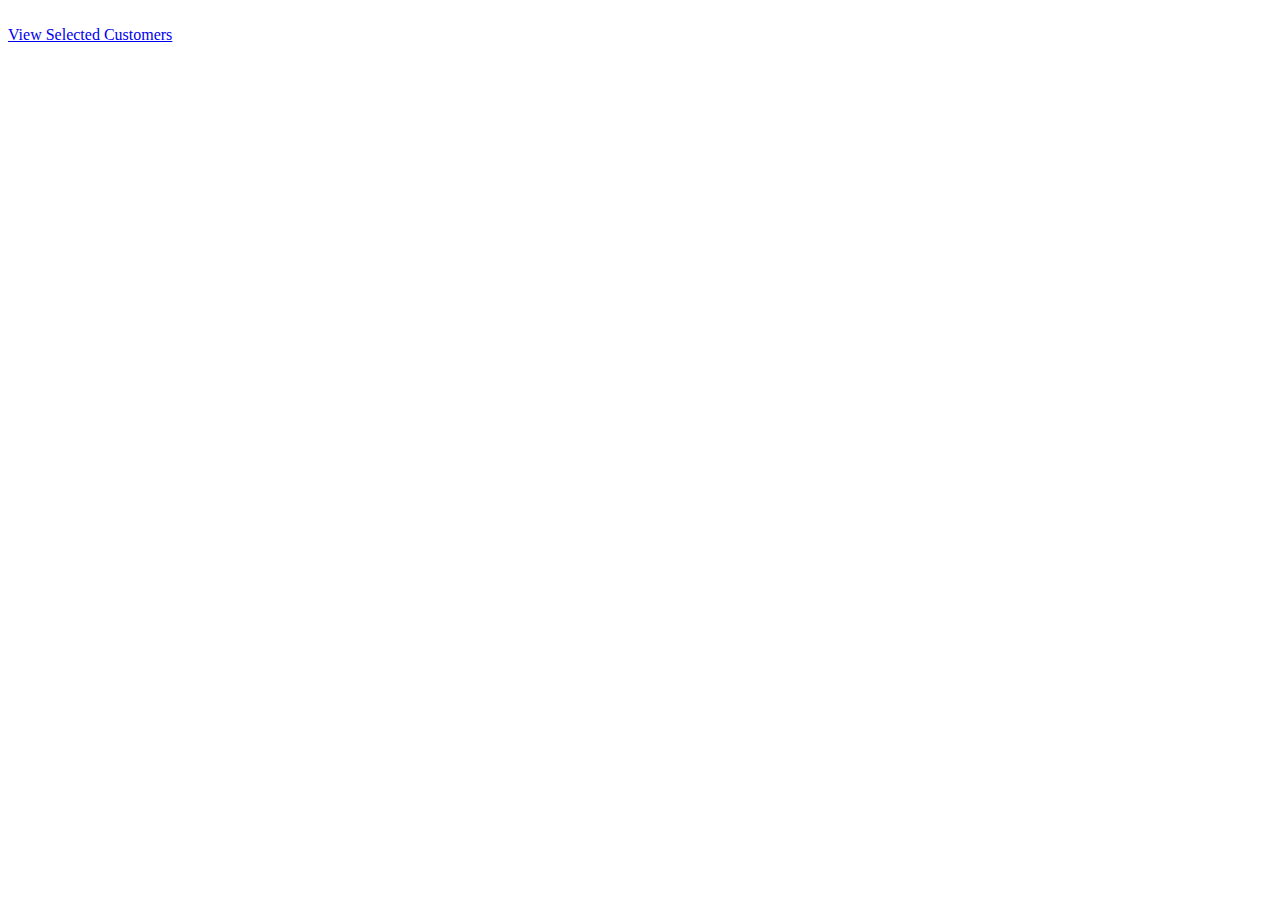
<file: KovnersDemos/(05) WriteToWebService/index.html>
<!DOCTYPE html>

<html>
  <head>
    <title>Write to Rails Web Service</title>
    <script src="http://localhost/javascripts/api/tableau_v8.debug.js"></script>
    <script type="text/javascript" src="http://code.jquery.com/jquery-2.0.3.min.js"></script>
    <script type="text/javascript" src="lib/WriteToWebService.js"></script>
  </head>
  <body>
    <div id="myVizContainer"></div>
    <br>
    <a href="/customers" target="_blank">View Selected Customers</a>
  </body> 
</html>
</file>
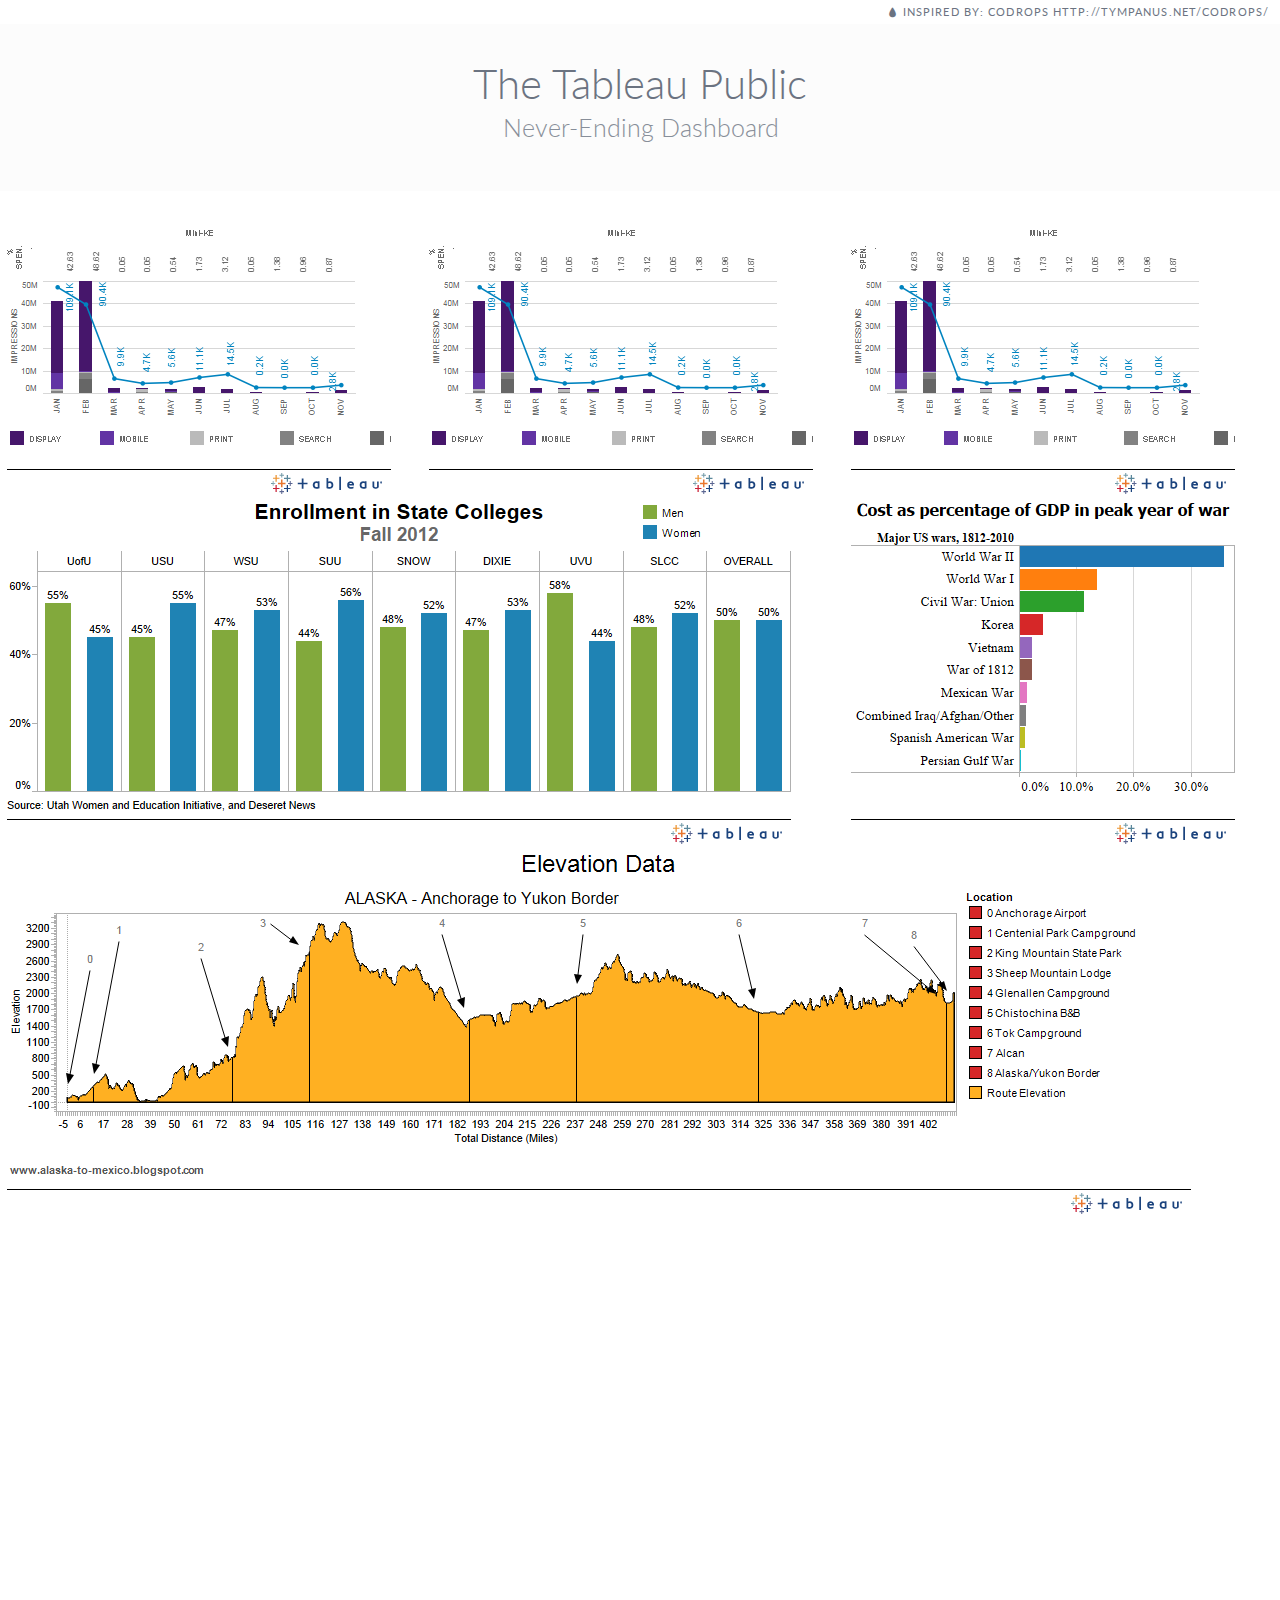
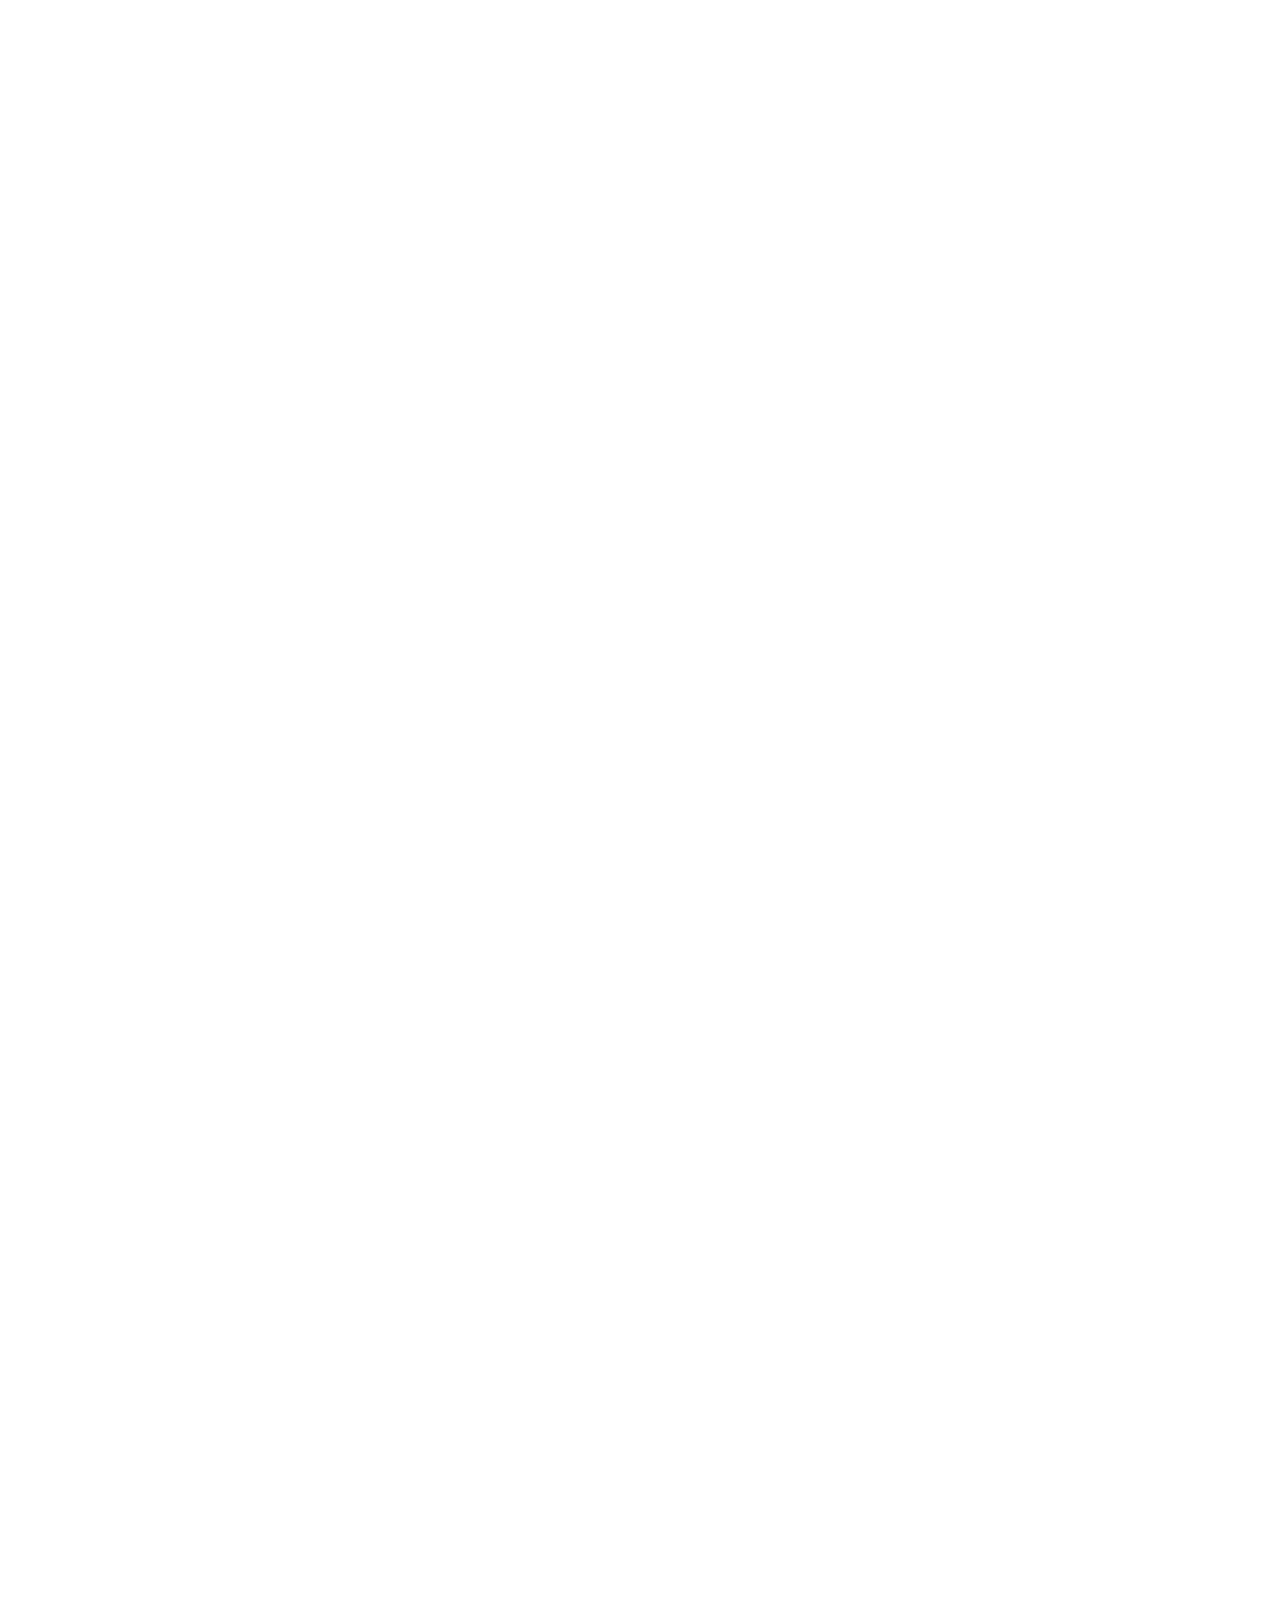
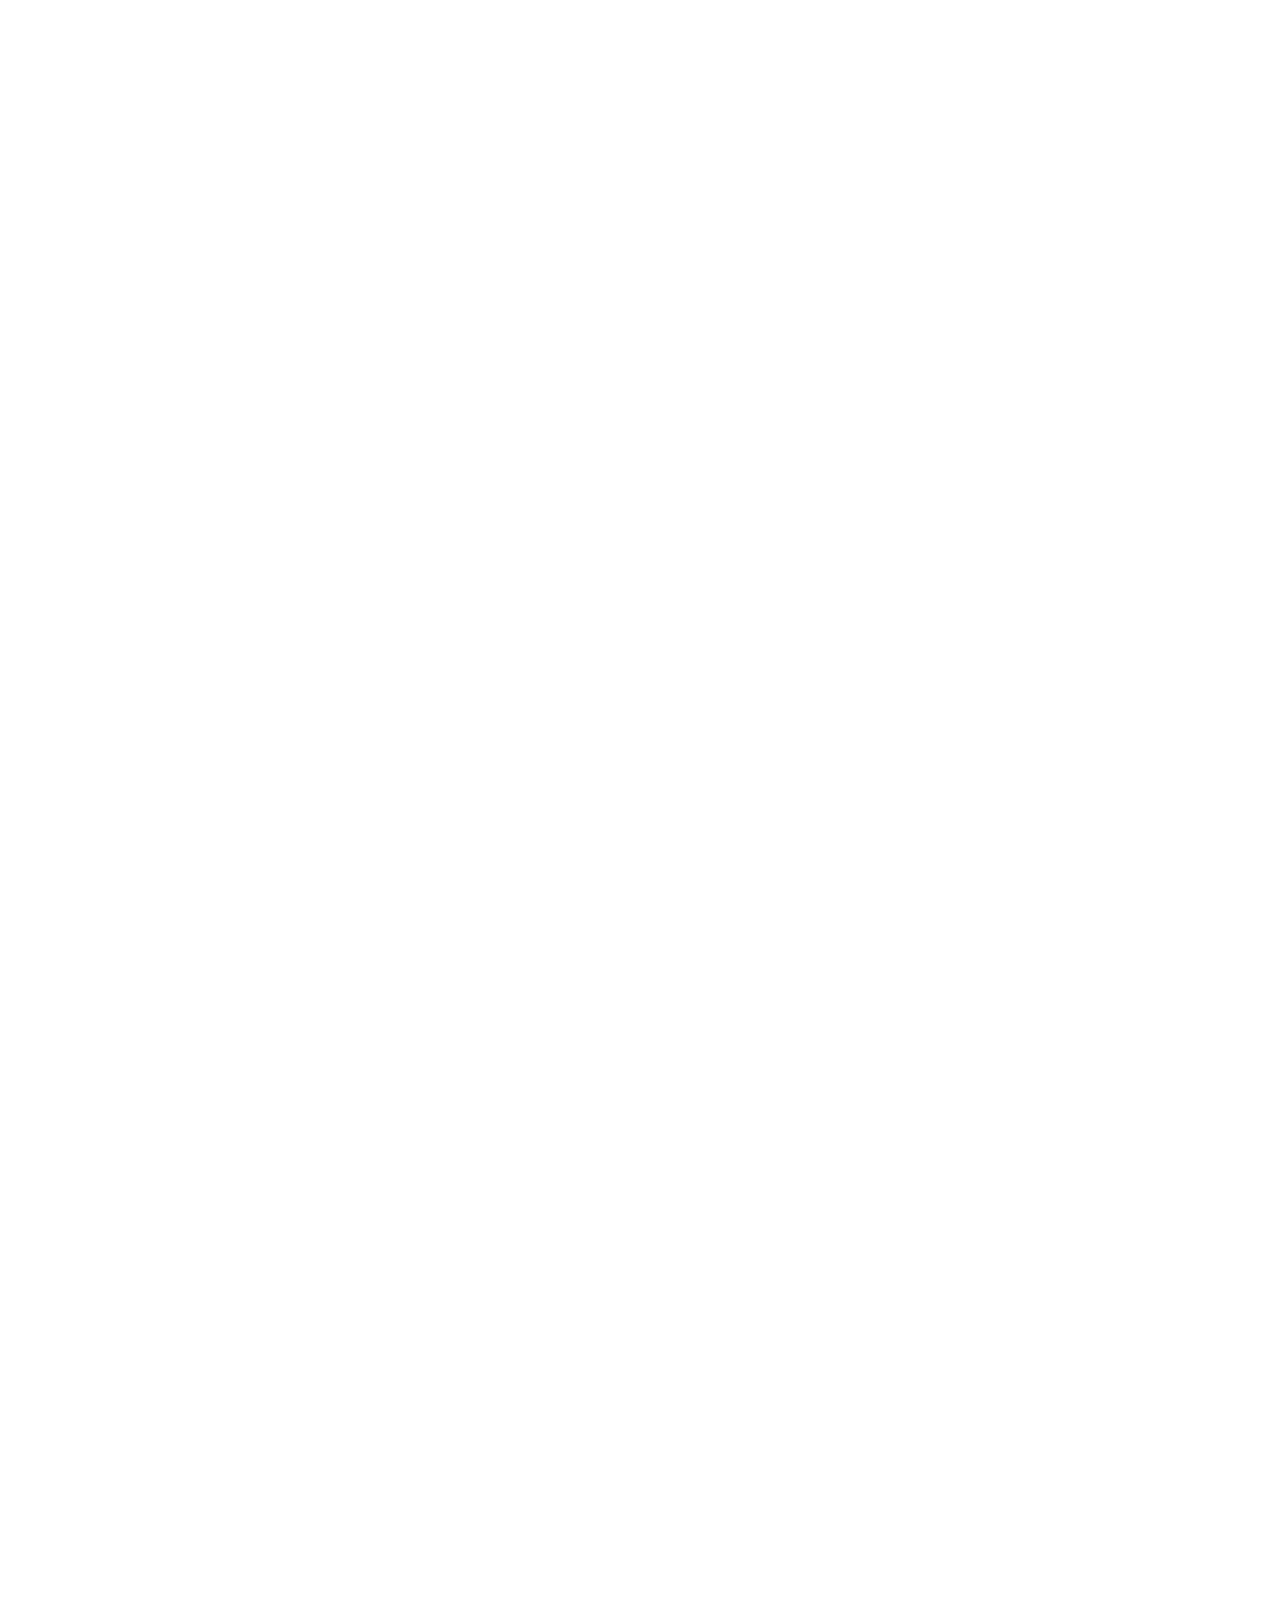
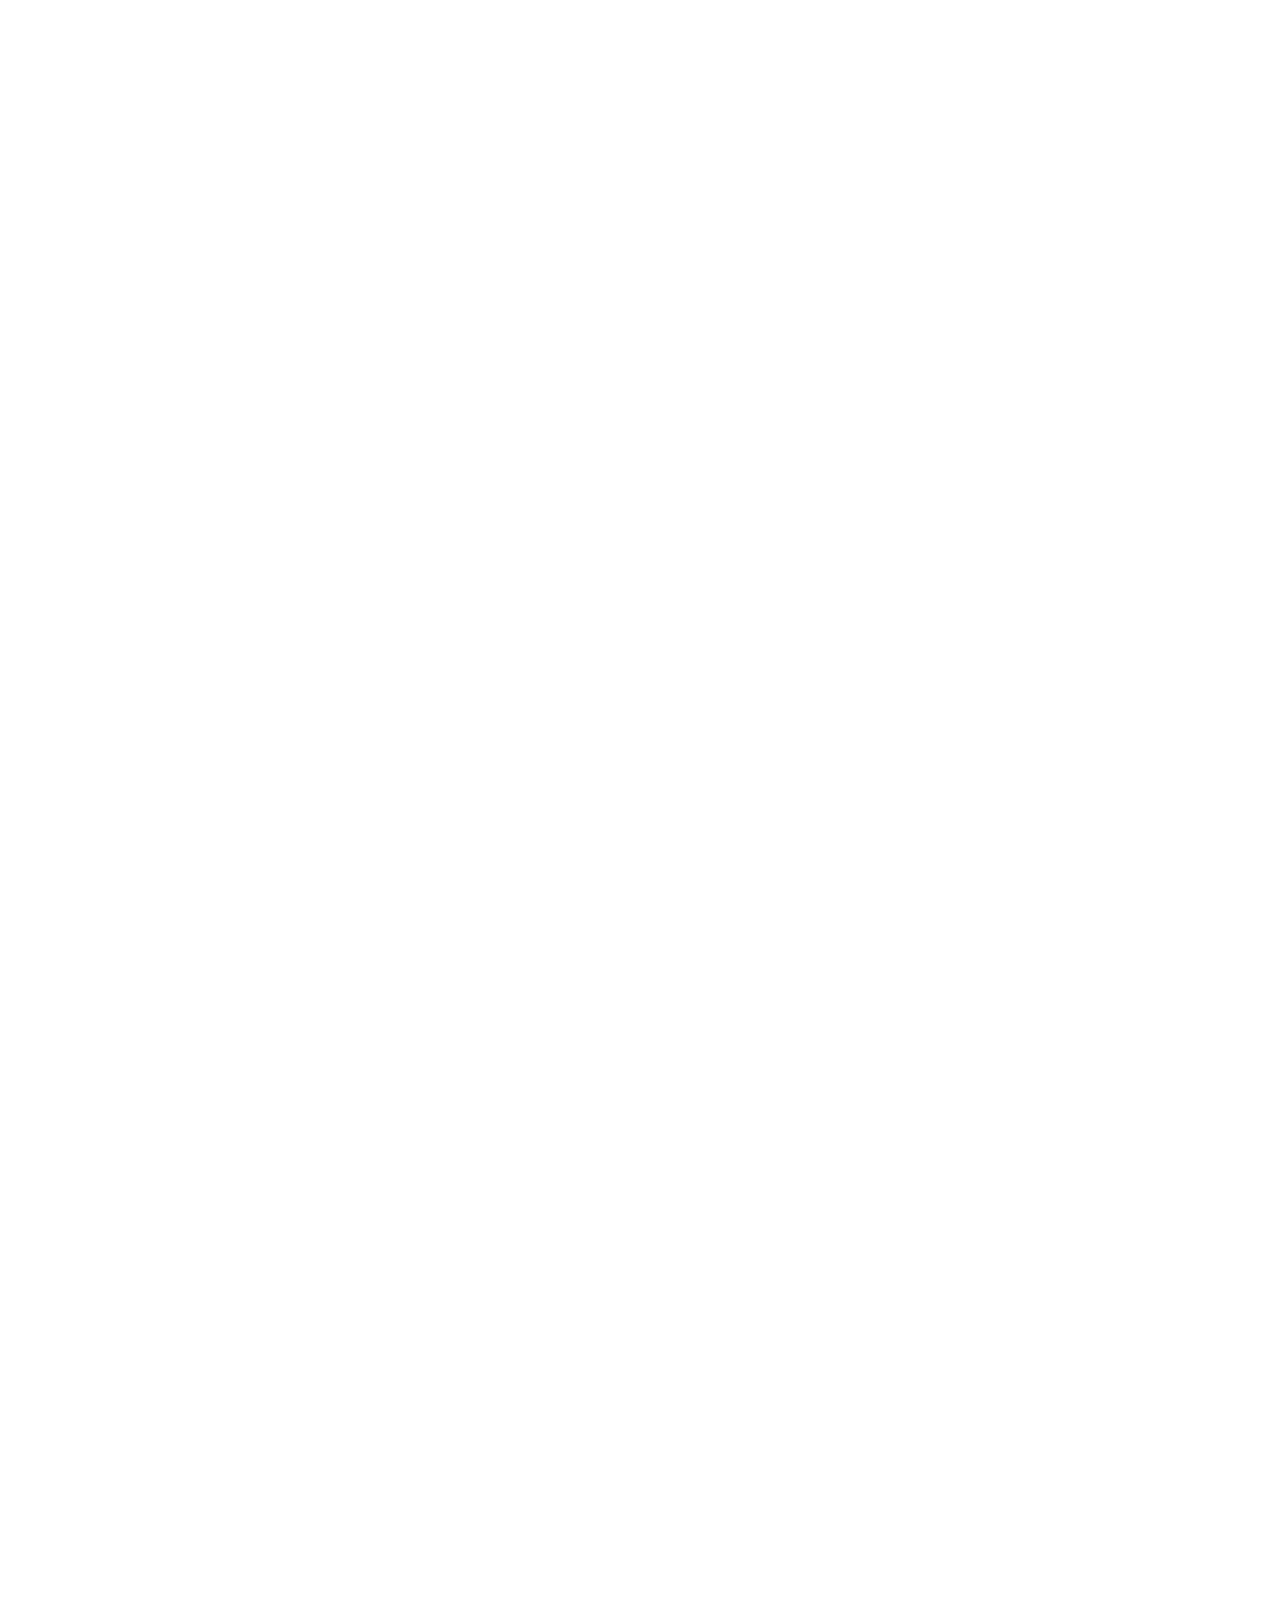
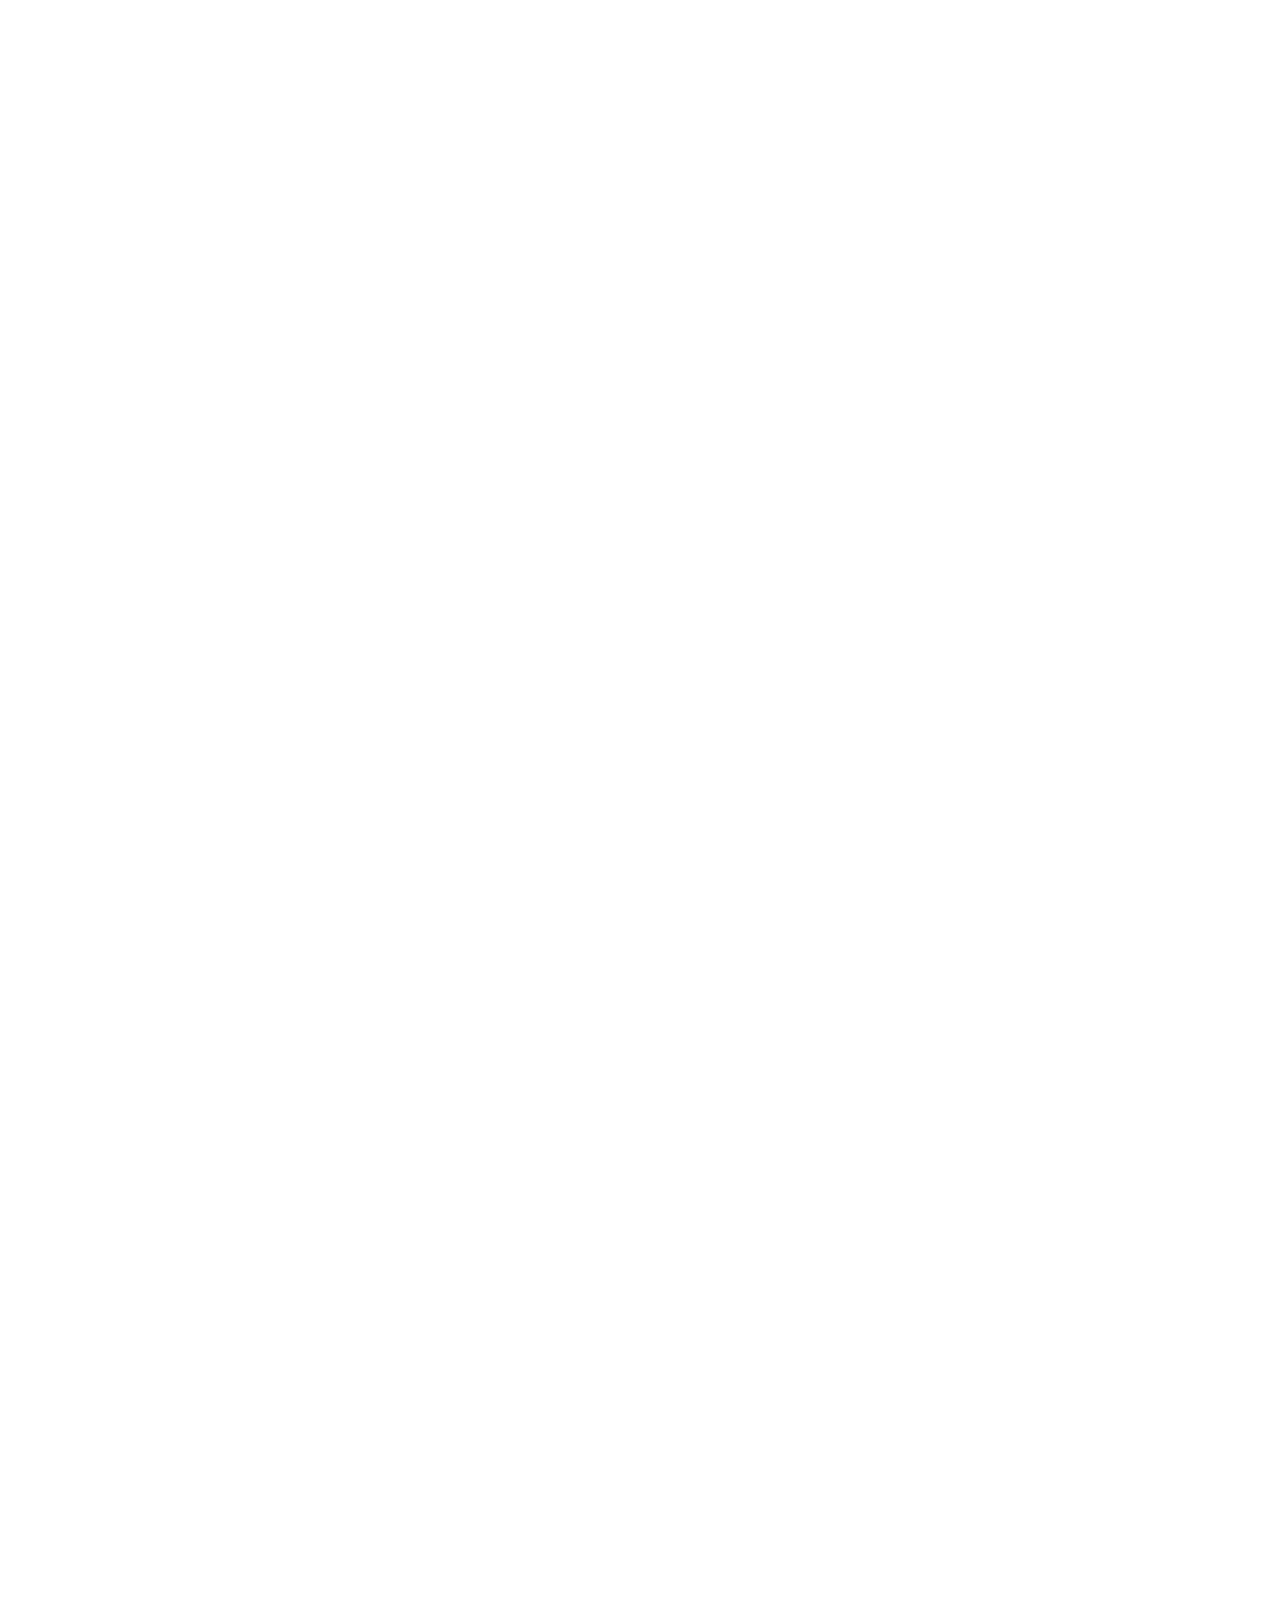
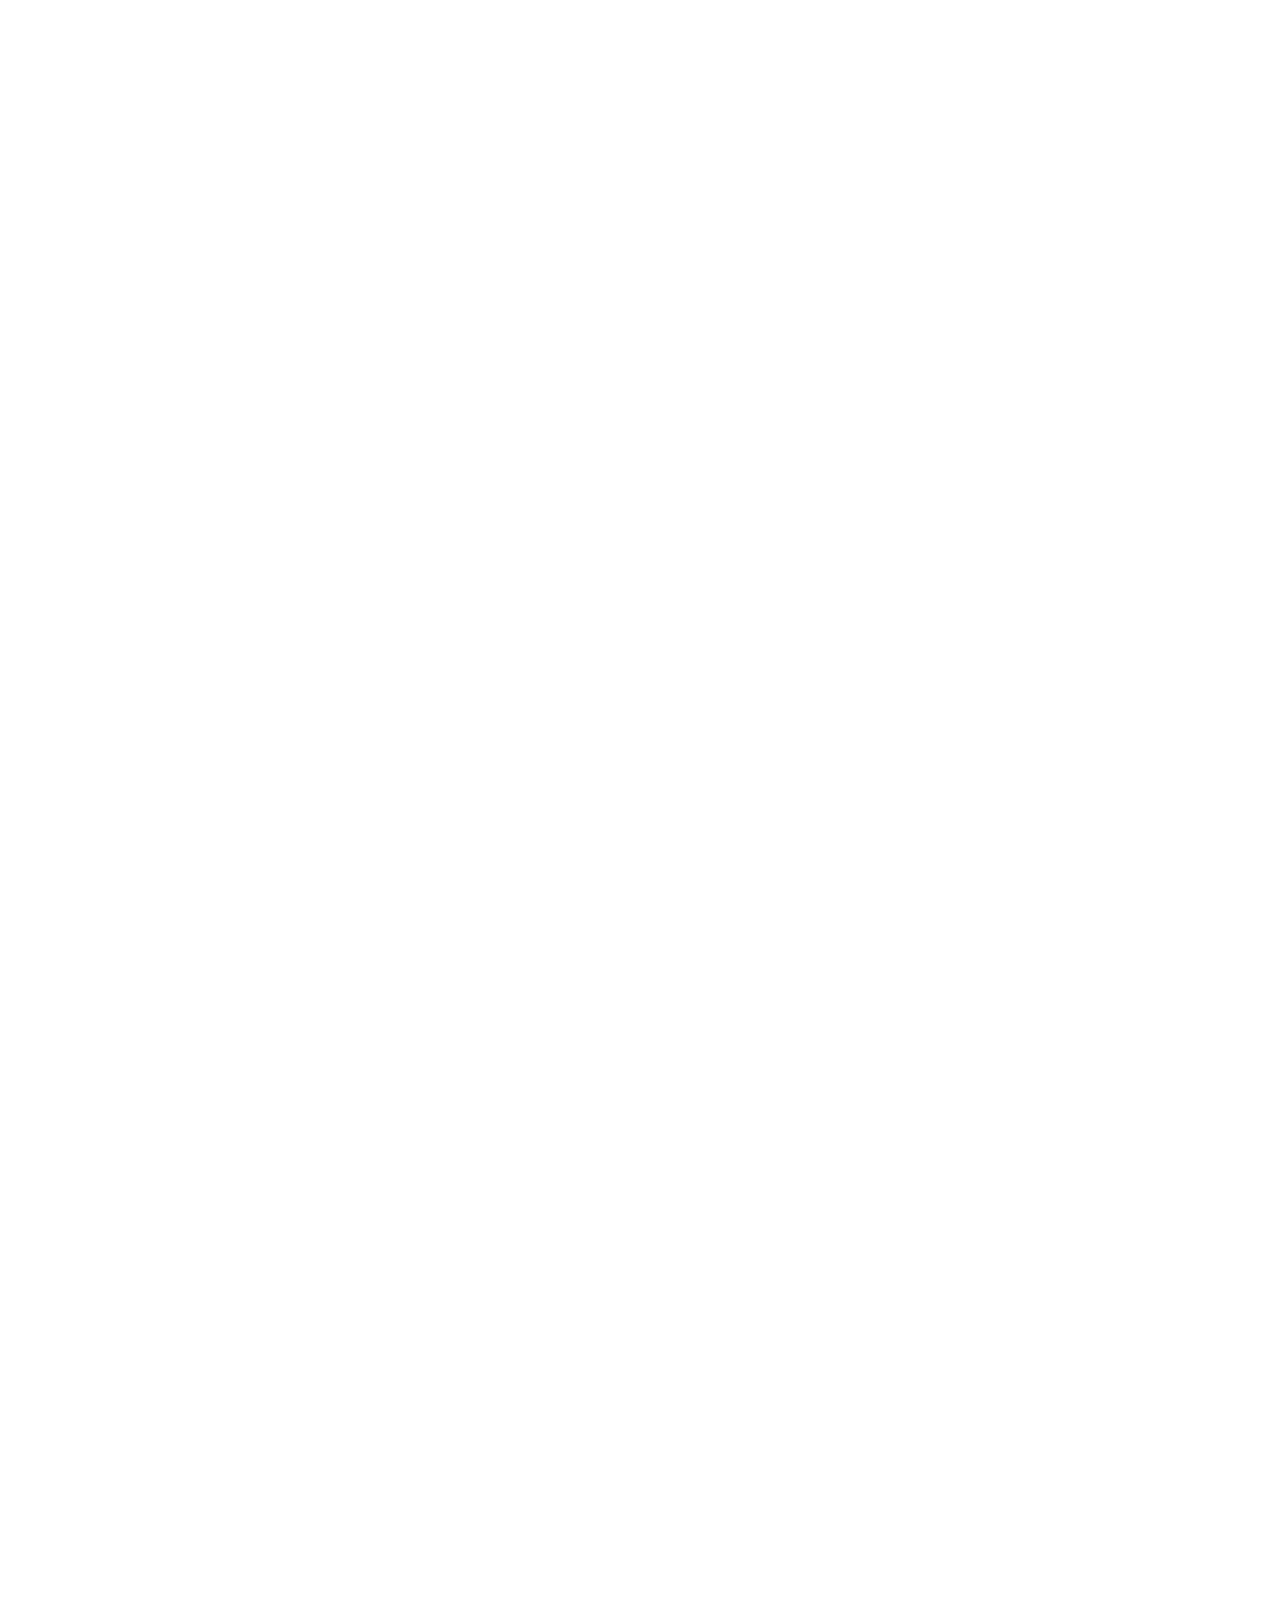
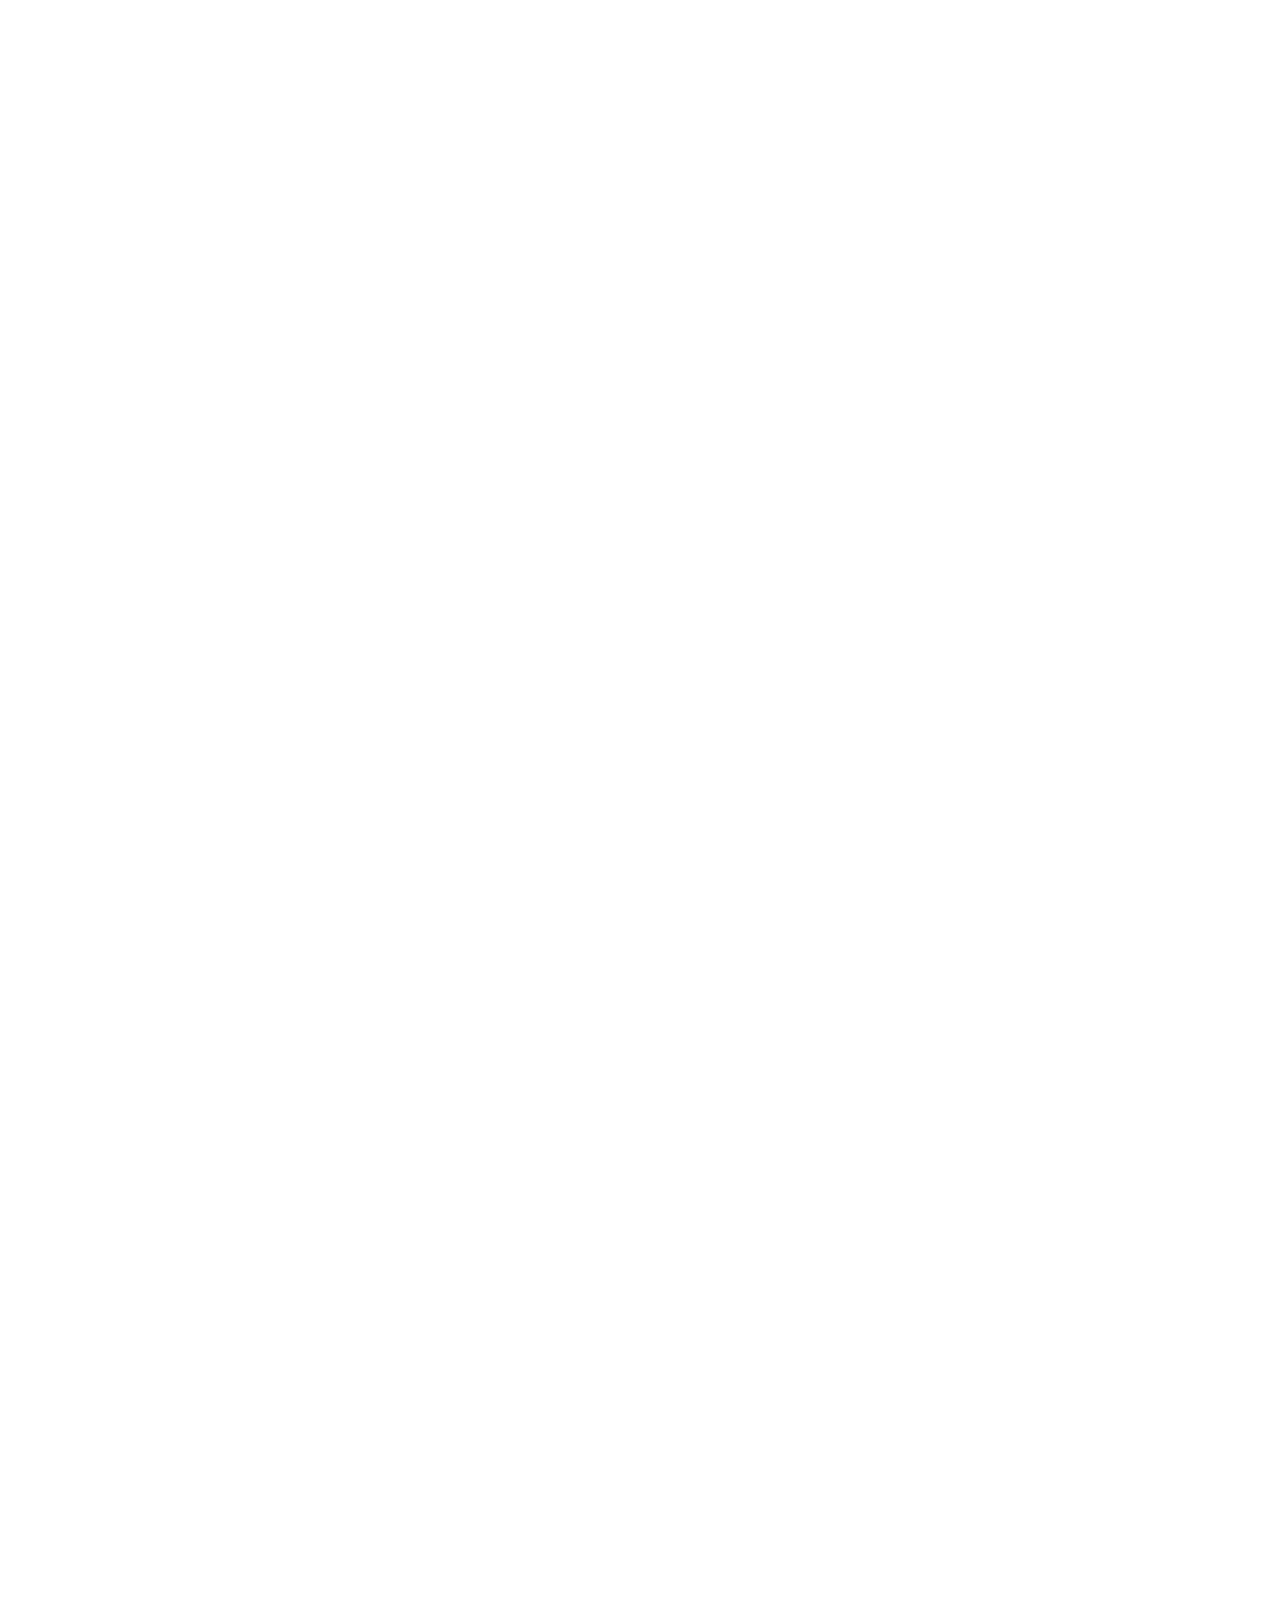
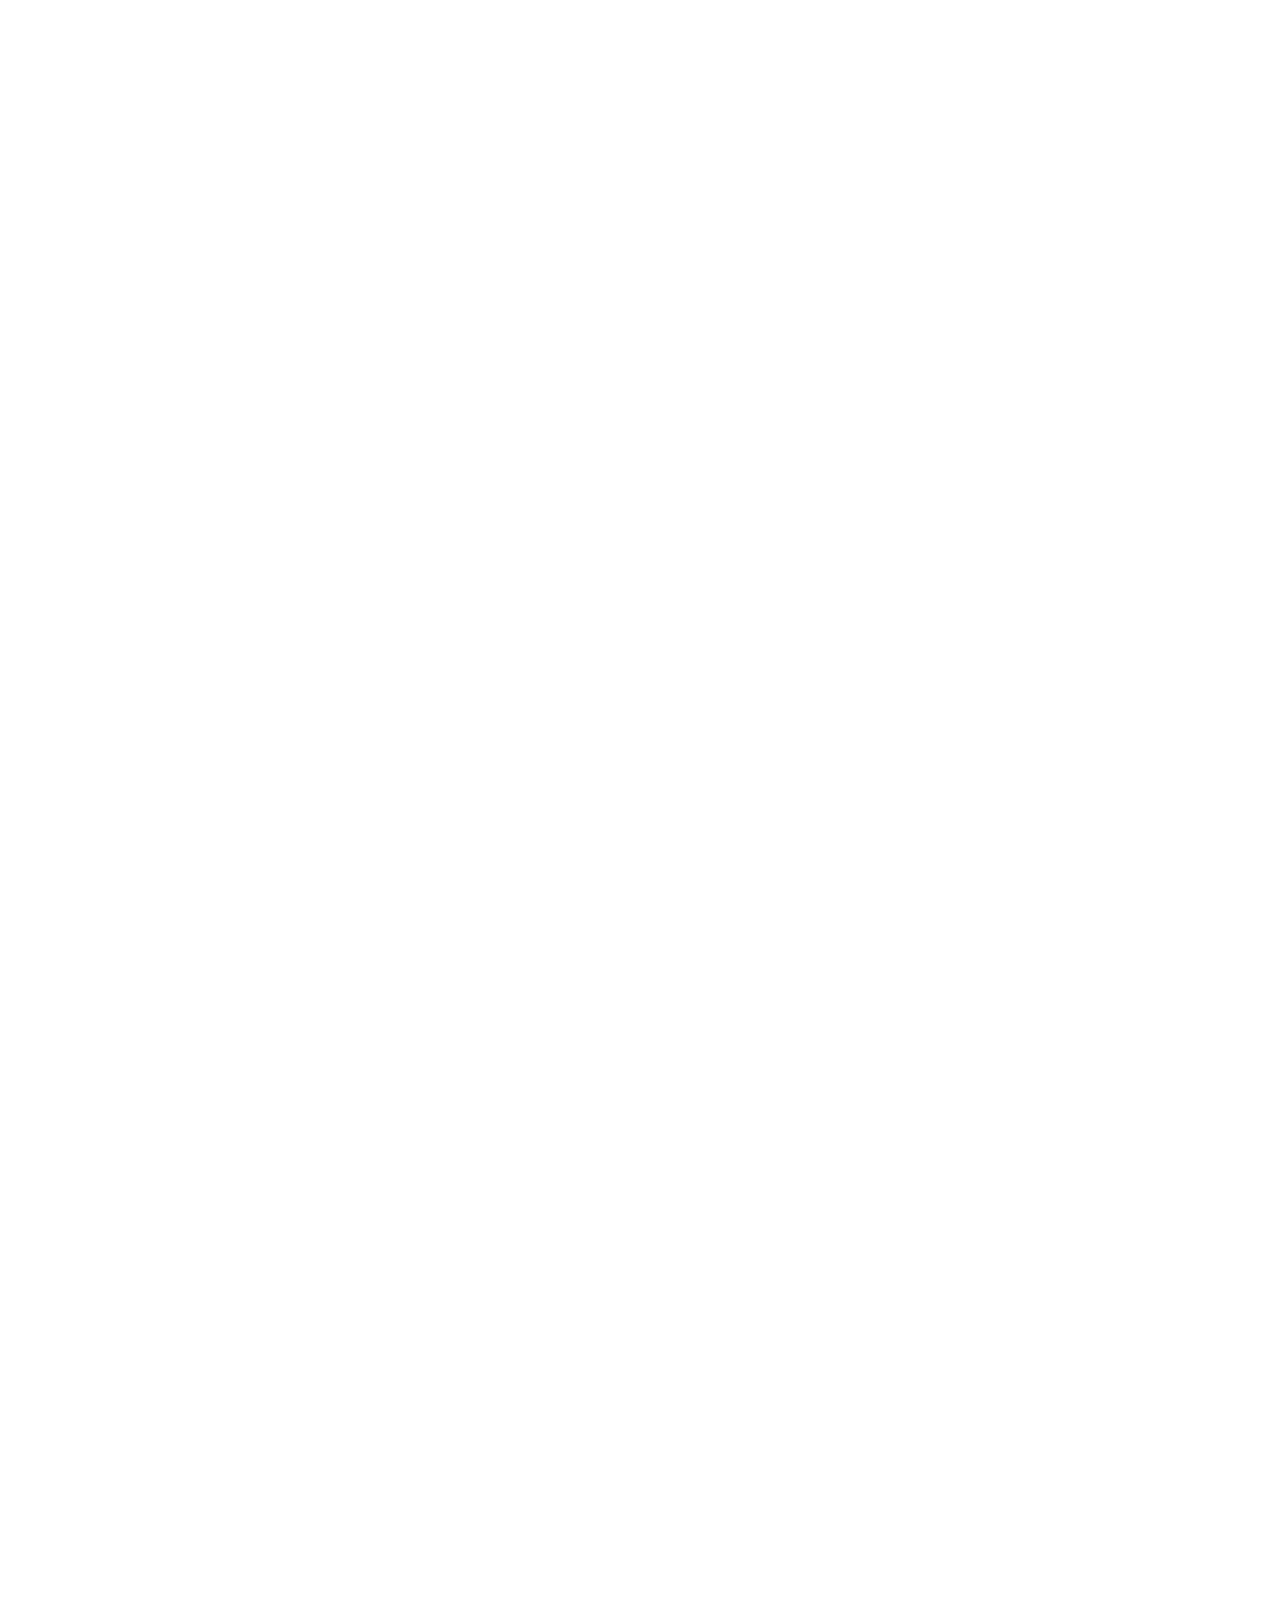
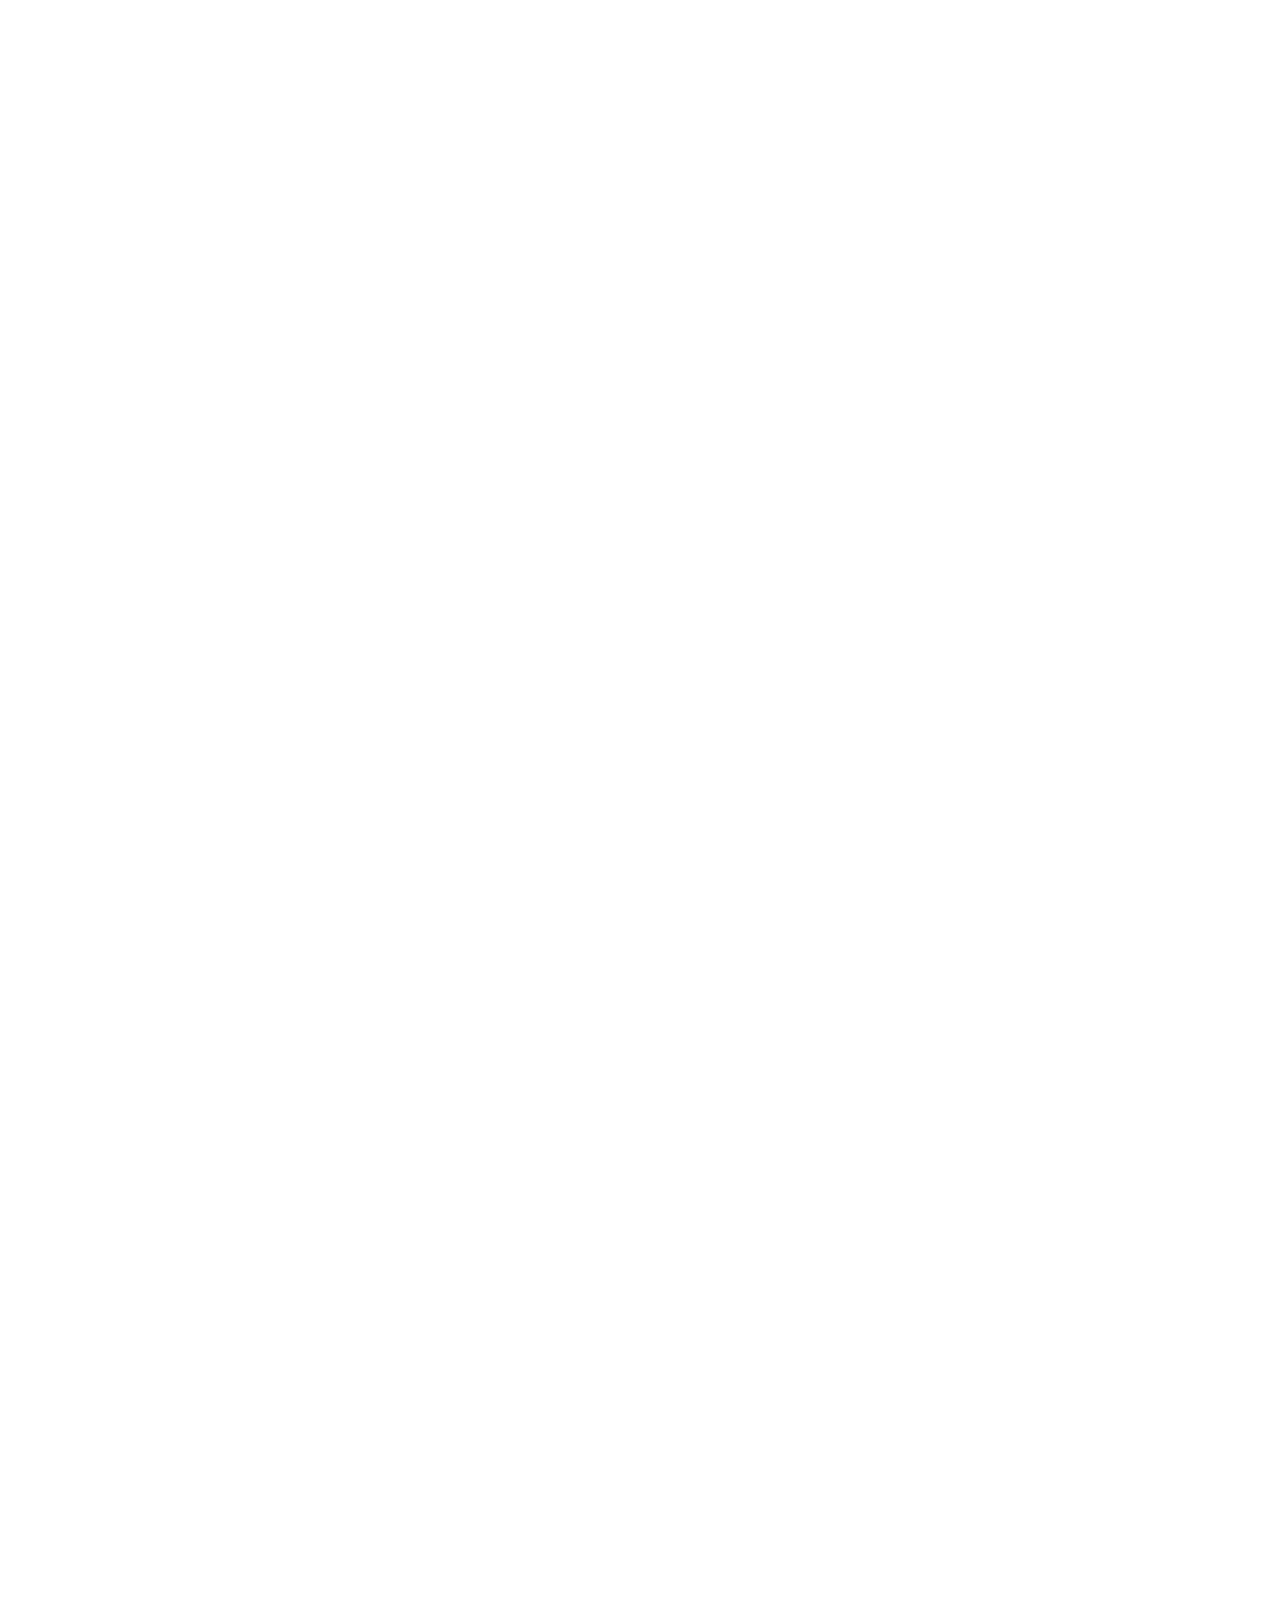
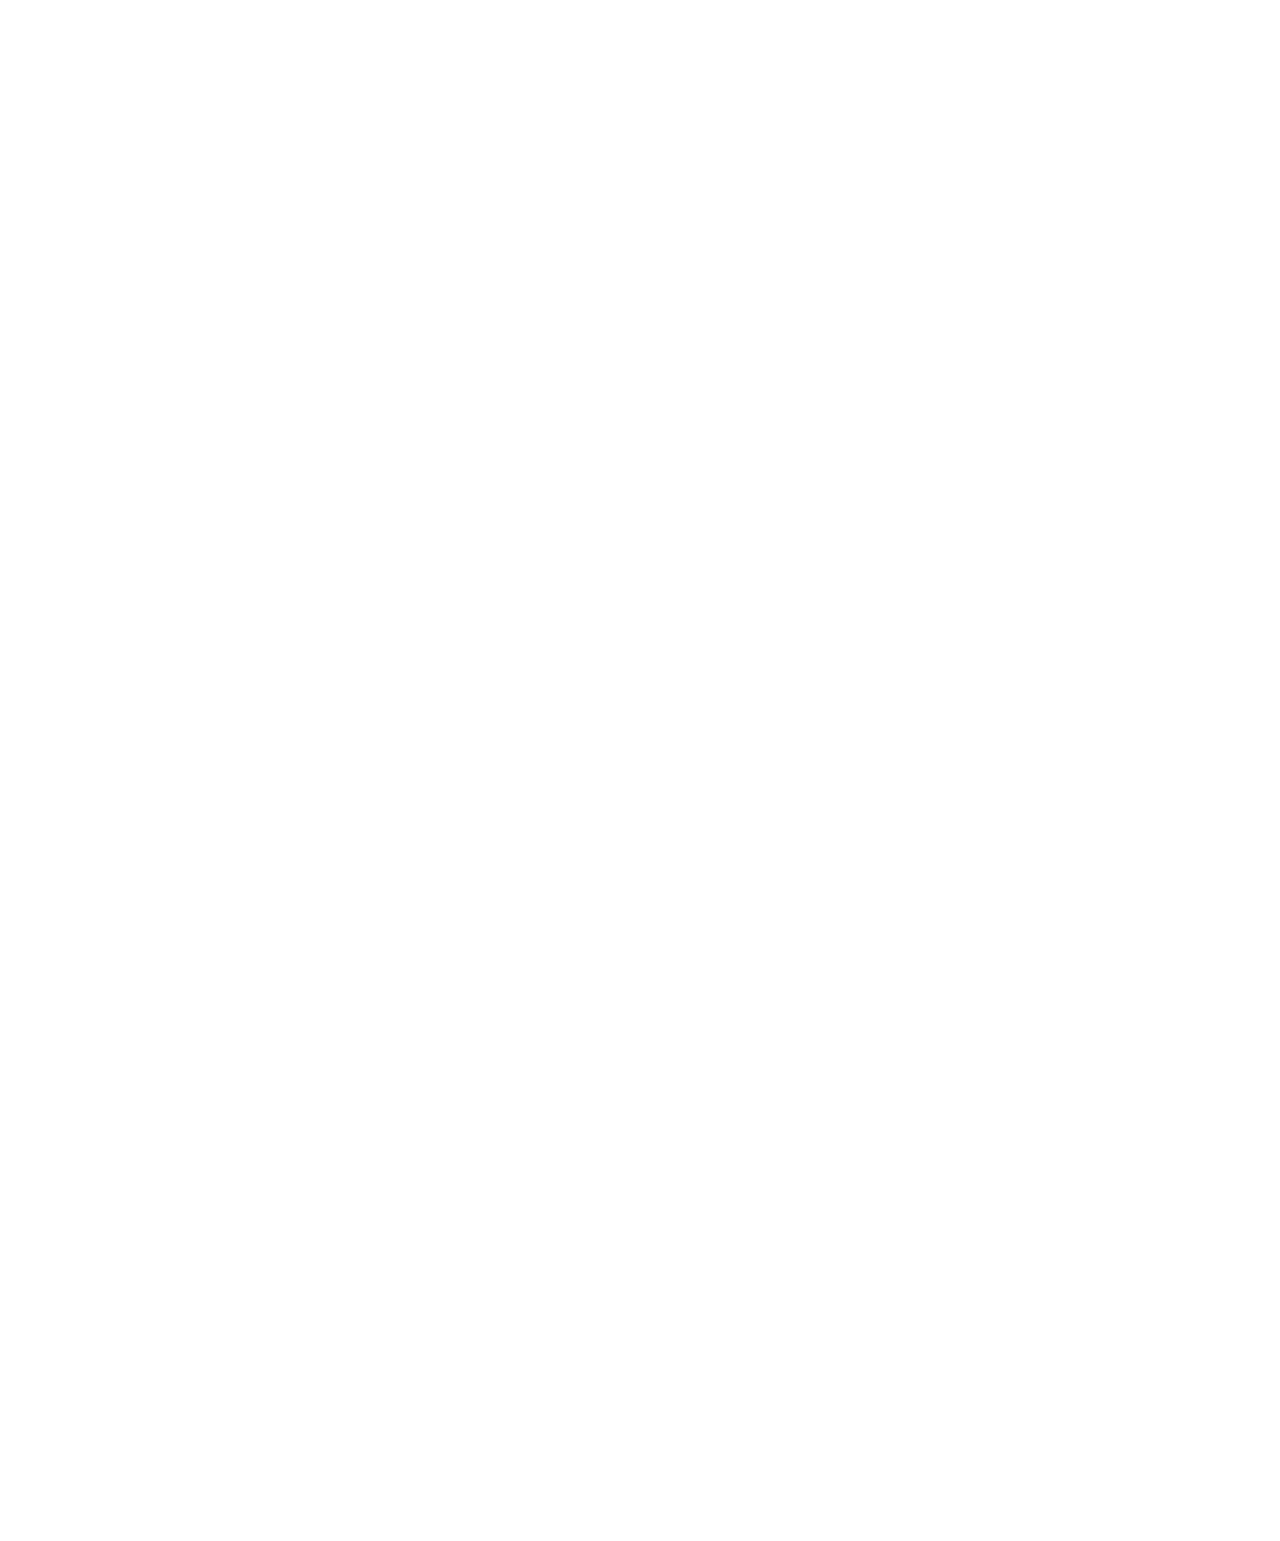
<file: Never Ending Dashboard/neverendingdashboard.html>
<!DOCTYPE html>
<html lang="en" class="no-js">
	<head>
		<title>The Never Ending Dashboard</title>
		<link rel="shortcut icon" href="../favicon.ico"> 
		<link rel="stylesheet" type="text/css" href="css/default.css" />
		<link rel="stylesheet" type="text/css" href="css/component.css" />

		<script src="http://code.jquery.com/jquery-1.9.1.js"></script>	
		<script src="js/masonry.pkgd.min.js"></script>
		<script src="js/imagesloaded.js"></script>
		<script src="js/classie.js"></script>
		<script src="js/AnimOnScroll.js"></script>
		<script src="js/data.js"></script>	
		<!--<script type="text/javascript" src="http://tableau.russellchristopher.org:8080/javascripts/api/tableau_v8.debug.js"></script>-->
		<script type="text/javascript" src="http://public.tableausoftware.com/javascripts/api/tableau_v8.js"></script>
		<script src="js/modernizr.custom.js"></script>
	</head>
	<body>
		<div class="container">
			<!-- Top Navigation -->
			<div class="codrops-top clearfix">
				<span class="right"><a class="codrops-icon codrops-icon-drop" href="http://tympanus.net/codrops/?p=15677"><span>Inspired by: Codrops http://tympanus.net/codrops/</span></a></span>
			</div>
			<header>
				<h1>The Tableau Public <span>Never-Ending Dashboard</span></h1>	

			</header>
			<ul class="grid effect-6" id="grid">
			<!-- filled in later -->
			</ul>
		</div>
	
		<script>
 var vizObjects = new Array();

 

			
		 $(function(){
			// page setup logic 
			pageload();
			
			// Turn on animated scrolling
			new AnimOnScroll( document.getElementById( 'grid' ), {
				minDuration : 0.4,
				maxDuration : 0.7,
				viewportFactor : 0.2
				} );			

		  });



			
		function pageload() {
			
			//inject x list items into the grid
			var x = publicData.length;
			for (var i = 0; i<x; i++)
			{
				//load images
				$("#grid").append("<li style='height:" + (Number(publicData[i].h) + 20) + "px;width:" +  (Number(publicData[i].w) +22) + "px;' id='li" + i + "' onclick='loady(this);'><img id='img" + i + "' src='images/" + publicData[i].image + "'></li>");
			}
			

			
		}
		
		function loady(whutclicked){
			// handle image click
			$('#img' + whutclicked.id.toString().substring(2)).remove();
			$('#' + whutclicked.id).append("<div id='viz" + whutclicked.id.toString().substring(2) + "' ></div>");
			
			var mainVizDiv = $("#viz" + whutclicked.id.toString().substring(2));

			var mainWorkbookUrl = publicData[Number(whutclicked.id.toString().substring(2))].url;
			var mainVizOptions = {
				hideTabs: true,
				hideToolbar: true,
				width: (Number(mainVizDiv.parent().innerWidth())+5) + "px",
				height: (Number(mainVizDiv.parent().innerHeight())-20) + "px"
			 };
			 
			mainViz =  new tableauSoftware.Viz(mainVizDiv[0], mainWorkbookUrl, mainVizOptions);

						
		}
	
			
		</script>
	</body>
</html>
</file>
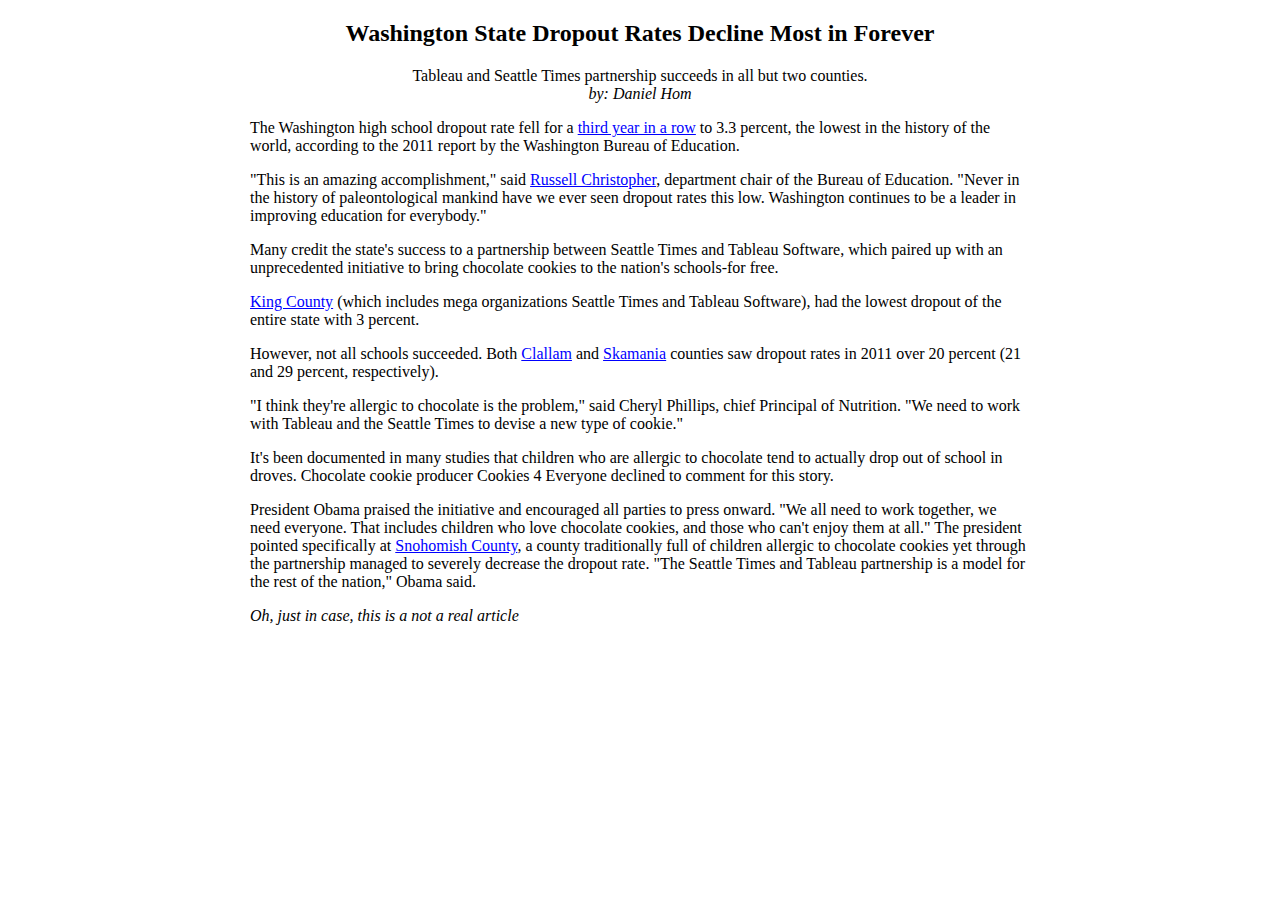
<file: KovnersDemos/(01) NewsArticle/NewsArticle.html>
<!DOCTYPE html>

<html>
	<head>
		<title>News Article JavaScript Demo</title>
		<link href="NewsArticle.css" rel="stylesheet" media="screen">
		<script type="text/javascript" src="NewsArticle.js"></script>
		<script src="http://localhost/javascripts/api/tableau_v8.debug.js"></script>
	</head>
	<body>
	<div id = 'title'>
			<h2>Washington State Dropout Rates Decline Most in Forever</h2></p>
			<p>Tableau and Seattle Times partnership succeeds in all but two counties.
			<br><em>by: Daniel Hom</em></p>
	</div>
	<div id="myVizContainer"></div>
	
	<div>
		
		

		<p>The Washington high school dropout rate fell for a <a href='#' onClick = "switchSheet('Total Dropouts')">third year in a row</a> to 3.3 percent, the lowest in the history of the world, according to the 2011 report by the Washington Bureau of Education.</p>
		<p>"This is an amazing accomplishment," said <a href='#' onClick = "switchSheet('Russell')">Russell Christopher</a>, department chair of the Bureau of Education. "Never in the history of paleontological mankind have we ever seen dropout rates this low. Washington continues to be a leader in improving education for everybody."</p>
		<p>Many credit the state's success to a partnership between Seattle Times and Tableau Software, which paired up with an unprecedented initiative to bring chocolate cookies to the nation's schools-for free.</p>
		<p><a href='#' onClick = "selectCounty('King')">King County</a> (which includes mega organizations Seattle Times and Tableau Software), had the lowest dropout of the entire state with 3 percent.</p>
		<p>However, not all schools succeeded. Both <a href="#" onClick = "selectCounty('Clallam')">Clallam</a> and <a href="#" onClick = "selectCounty('Skamania')">Skamania</a> counties saw dropout rates in 2011 over 20 percent (21 and 29 percent, respectively).</p>
		<p>"I think they're allergic to chocolate is the problem," said Cheryl Phillips, chief Principal of Nutrition. "We need to work with Tableau and the Seattle Times to devise a new type of cookie."
		<p>It's been documented in many studies that children who are allergic to chocolate tend to actually drop out of school in droves. Chocolate cookie producer Cookies 4 Everyone declined to comment for this story.</p>
		<p>President Obama praised the initiative and encouraged all parties to press onward. "We all need to work together, we need everyone. That includes children who love chocolate cookies, and those who can't enjoy them at all." The president pointed specifically at <a href="#" onClick = "selectCounty('Snohomish')">Snohomish County</a>, a county traditionally full of children allergic to chocolate cookies yet through the partnership managed to severely decrease the dropout rate. "The Seattle Times and Tableau partnership is a model for the rest of the nation," Obama said.
		<p><em>Oh, just in case, this is a not a real article</em></p>
	</div>
	</body>	
</html>
</file>
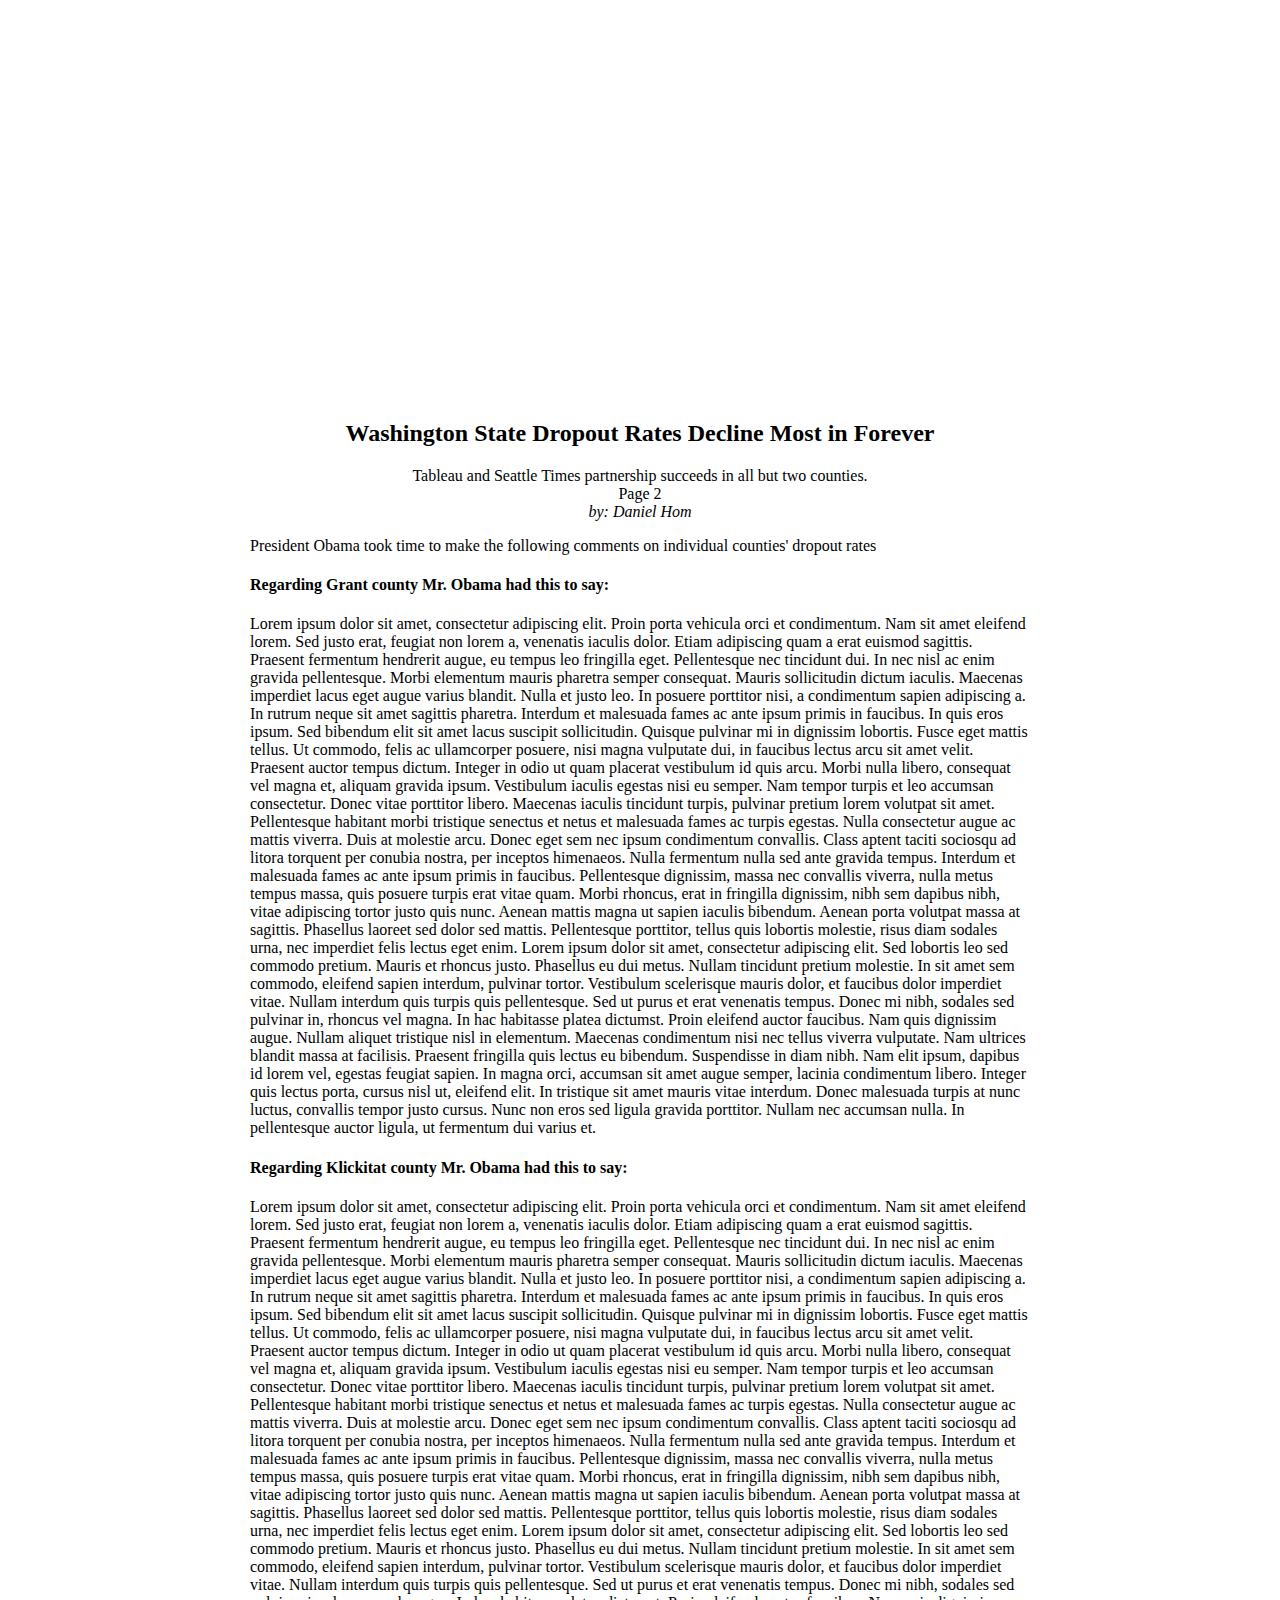
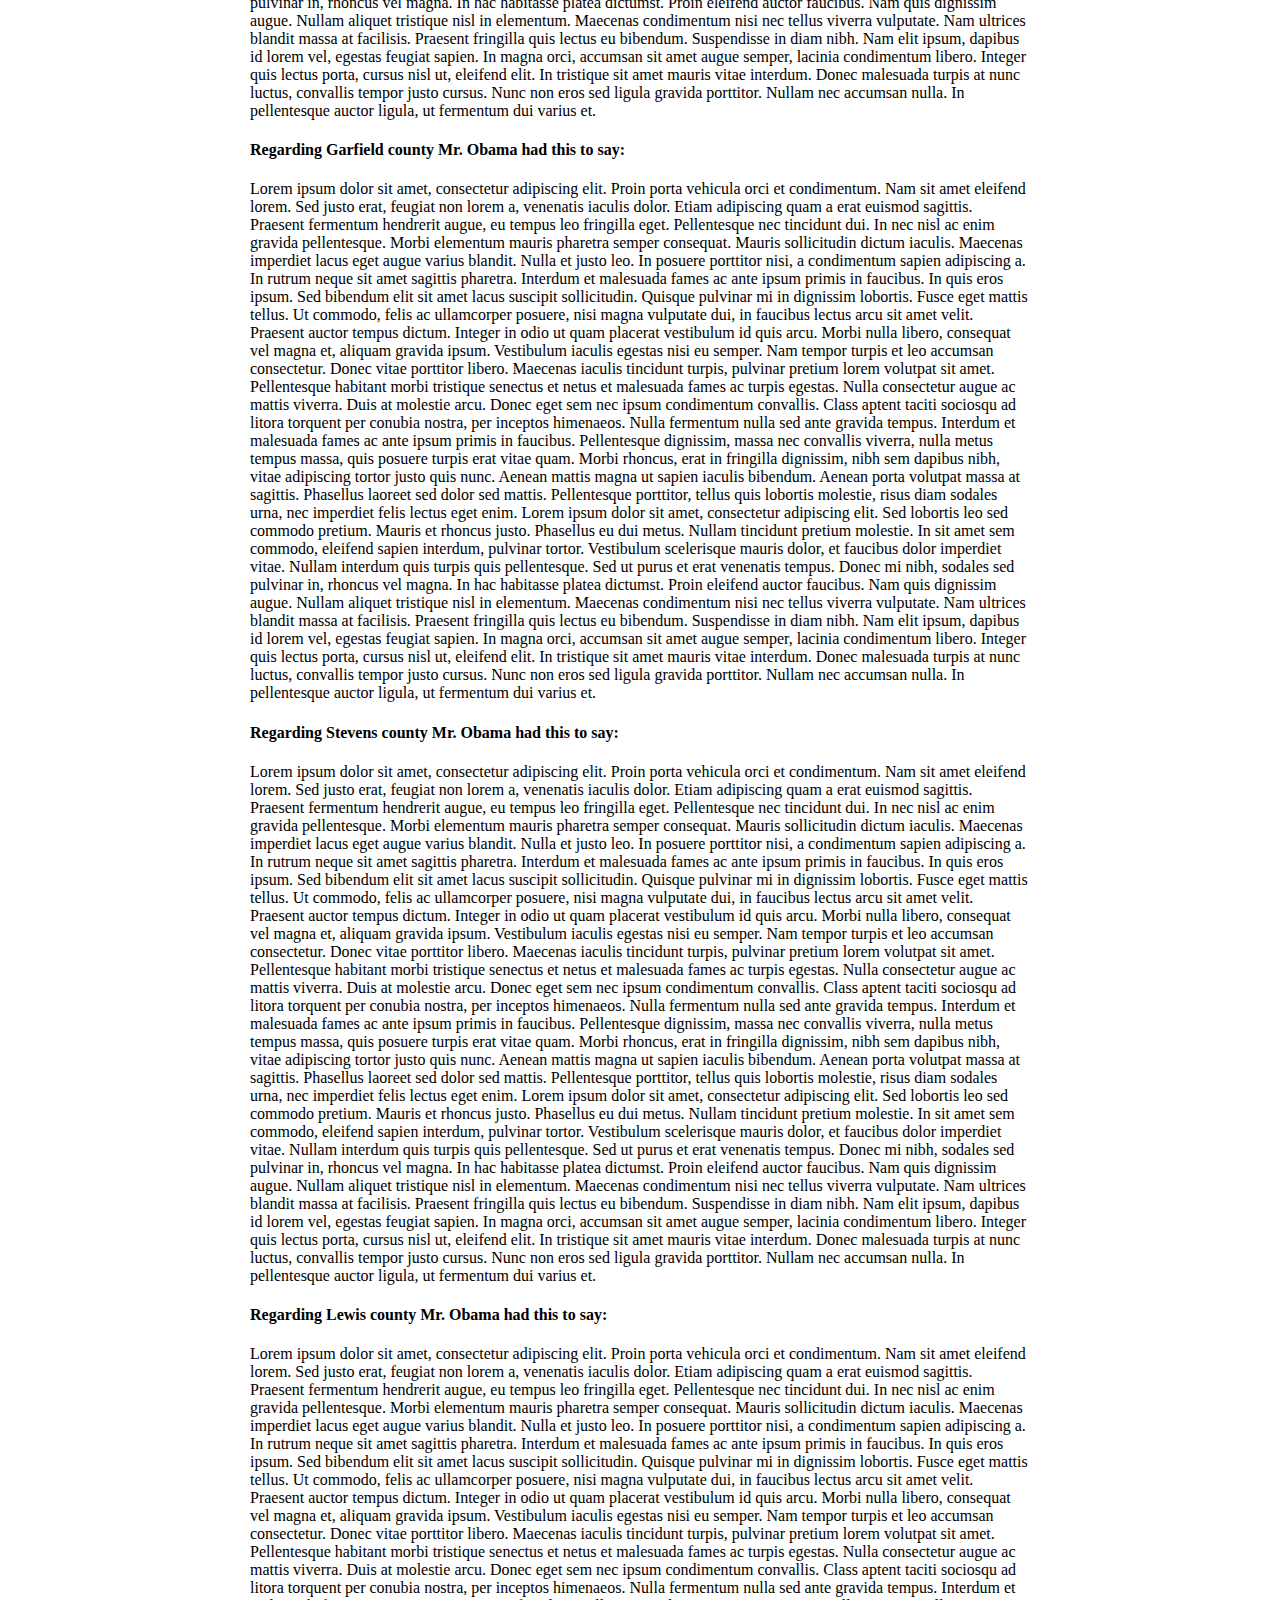
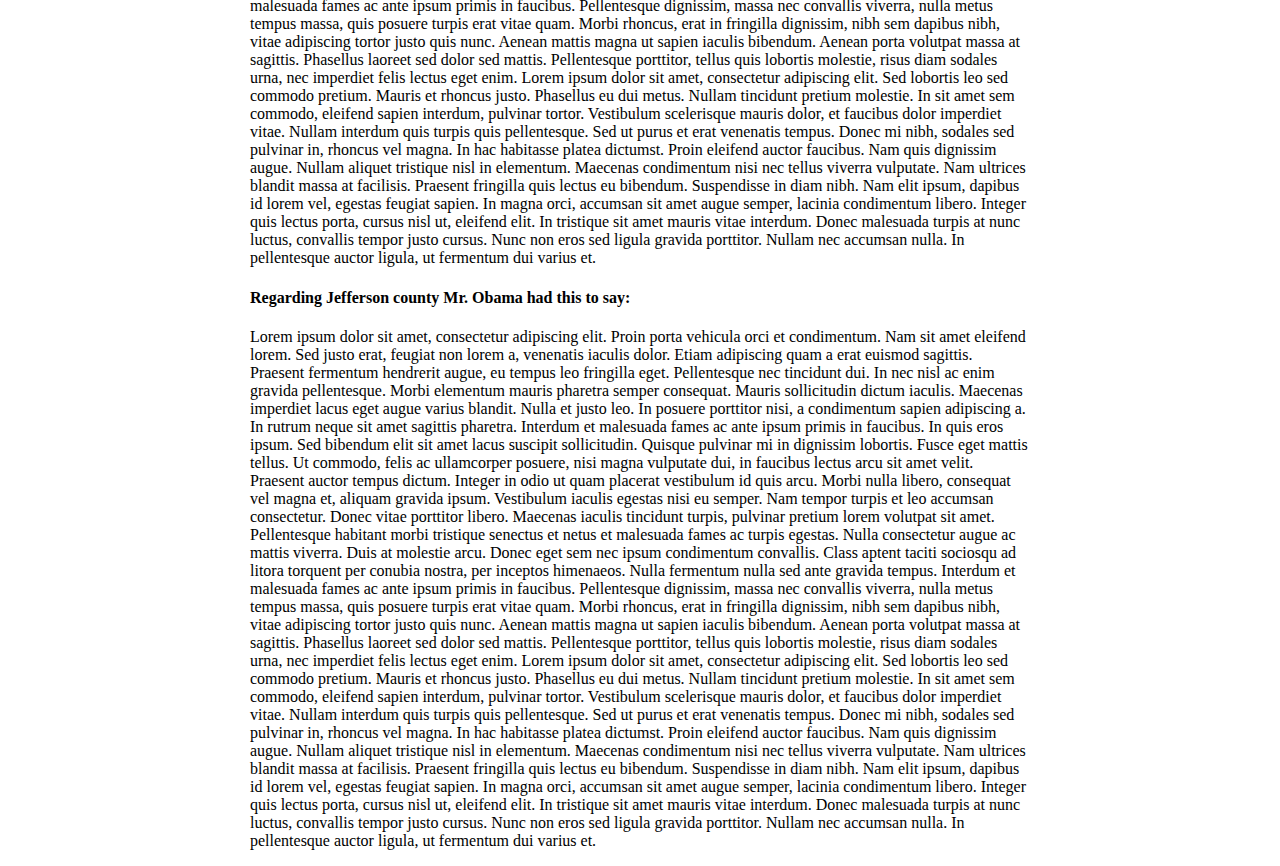
<file: KovnersDemos/(01) NewsArticle/NewsArticlePg2.html>
<!DOCTYPE html>

<html>
	<head>
		<title>News Article JavaScript Demo</title>
		<link href="NewsArticlePg2.css" rel="stylesheet" media="screen">
		<script type="text/javascript" src="NewsArticlePg2.js"></script>
		<script src="http://localhost/javascripts/api/tableau_v8.debug.js"></script>
		<script src="jquery-2.0.3.min.js"></script>
	</head>
	<body>
		<div id = "fixed">
			<div id="myVizContainer"></div>
		</div>
		<div id="content">
			<div id = 'title'>
					<h2>Washington State Dropout Rates Decline Most in Forever</h2></p>
					<p>Tableau and Seattle Times partnership succeeds in all but two counties.
					<br>Page 2
					<br><em>by: Daniel Hom</em></p>
			</div>
			<div>
				<p> President Obama took time to make the following comments on individual counties' dropout rates </p>
				<h4 id='Grant'> Regarding Grant county Mr. Obama had this to say: </h4>
				<p>Lorem ipsum dolor sit amet, consectetur adipiscing elit. Proin porta vehicula orci et condimentum. Nam sit amet eleifend lorem. Sed justo erat, feugiat non lorem a, venenatis iaculis dolor. Etiam adipiscing quam a erat euismod sagittis. Praesent fermentum hendrerit augue, eu tempus leo fringilla eget. Pellentesque nec tincidunt dui. In nec nisl ac enim gravida pellentesque. Morbi elementum mauris pharetra semper consequat. Mauris sollicitudin dictum iaculis. Maecenas imperdiet lacus eget augue varius blandit. Nulla et justo leo. In posuere porttitor nisi, a condimentum sapien adipiscing a. In rutrum neque sit amet sagittis pharetra.

Interdum et malesuada fames ac ante ipsum primis in faucibus. In quis eros ipsum. Sed bibendum elit sit amet lacus suscipit sollicitudin. Quisque pulvinar mi in dignissim lobortis. Fusce eget mattis tellus. Ut commodo, felis ac ullamcorper posuere, nisi magna vulputate dui, in faucibus lectus arcu sit amet velit. Praesent auctor tempus dictum. Integer in odio ut quam placerat vestibulum id quis arcu. Morbi nulla libero, consequat vel magna et, aliquam gravida ipsum. Vestibulum iaculis egestas nisi eu semper. Nam tempor turpis et leo accumsan consectetur. Donec vitae porttitor libero. Maecenas iaculis tincidunt turpis, pulvinar pretium lorem volutpat sit amet. Pellentesque habitant morbi tristique senectus et netus et malesuada fames ac turpis egestas.

Nulla consectetur augue ac mattis viverra. Duis at molestie arcu. Donec eget sem nec ipsum condimentum convallis. Class aptent taciti sociosqu ad litora torquent per conubia nostra, per inceptos himenaeos. Nulla fermentum nulla sed ante gravida tempus. Interdum et malesuada fames ac ante ipsum primis in faucibus. Pellentesque dignissim, massa nec convallis viverra, nulla metus tempus massa, quis posuere turpis erat vitae quam. Morbi rhoncus, erat in fringilla dignissim, nibh sem dapibus nibh, vitae adipiscing tortor justo quis nunc. Aenean mattis magna ut sapien iaculis bibendum. Aenean porta volutpat massa at sagittis. Phasellus laoreet sed dolor sed mattis. Pellentesque porttitor, tellus quis lobortis molestie, risus diam sodales urna, nec imperdiet felis lectus eget enim. Lorem ipsum dolor sit amet, consectetur adipiscing elit. Sed lobortis leo sed commodo pretium.

Mauris et rhoncus justo. Phasellus eu dui metus. Nullam tincidunt pretium molestie. In sit amet sem commodo, eleifend sapien interdum, pulvinar tortor. Vestibulum scelerisque mauris dolor, et faucibus dolor imperdiet vitae. Nullam interdum quis turpis quis pellentesque. Sed ut purus et erat venenatis tempus. Donec mi nibh, sodales sed pulvinar in, rhoncus vel magna. In hac habitasse platea dictumst. Proin eleifend auctor faucibus. Nam quis dignissim augue. Nullam aliquet tristique nisl in elementum.

Maecenas condimentum nisi nec tellus viverra vulputate. Nam ultrices blandit massa at facilisis. Praesent fringilla quis lectus eu bibendum. Suspendisse in diam nibh. Nam elit ipsum, dapibus id lorem vel, egestas feugiat sapien. In magna orci, accumsan sit amet augue semper, lacinia condimentum libero. Integer quis lectus porta, cursus nisl ut, eleifend elit. In tristique sit amet mauris vitae interdum. Donec malesuada turpis at nunc luctus, convallis tempor justo cursus. Nunc non eros sed ligula gravida porttitor. Nullam nec accumsan nulla. In pellentesque auctor ligula, ut fermentum dui varius et.
				</p>
				<h4 id='Klickitat'> Regarding Klickitat county Mr. Obama had this to say: </h4>
				<p>Lorem ipsum dolor sit amet, consectetur adipiscing elit. Proin porta vehicula orci et condimentum. Nam sit amet eleifend lorem. Sed justo erat, feugiat non lorem a, venenatis iaculis dolor. Etiam adipiscing quam a erat euismod sagittis. Praesent fermentum hendrerit augue, eu tempus leo fringilla eget. Pellentesque nec tincidunt dui. In nec nisl ac enim gravida pellentesque. Morbi elementum mauris pharetra semper consequat. Mauris sollicitudin dictum iaculis. Maecenas imperdiet lacus eget augue varius blandit. Nulla et justo leo. In posuere porttitor nisi, a condimentum sapien adipiscing a. In rutrum neque sit amet sagittis pharetra.

Interdum et malesuada fames ac ante ipsum primis in faucibus. In quis eros ipsum. Sed bibendum elit sit amet lacus suscipit sollicitudin. Quisque pulvinar mi in dignissim lobortis. Fusce eget mattis tellus. Ut commodo, felis ac ullamcorper posuere, nisi magna vulputate dui, in faucibus lectus arcu sit amet velit. Praesent auctor tempus dictum. Integer in odio ut quam placerat vestibulum id quis arcu. Morbi nulla libero, consequat vel magna et, aliquam gravida ipsum. Vestibulum iaculis egestas nisi eu semper. Nam tempor turpis et leo accumsan consectetur. Donec vitae porttitor libero. Maecenas iaculis tincidunt turpis, pulvinar pretium lorem volutpat sit amet. Pellentesque habitant morbi tristique senectus et netus et malesuada fames ac turpis egestas.

Nulla consectetur augue ac mattis viverra. Duis at molestie arcu. Donec eget sem nec ipsum condimentum convallis. Class aptent taciti sociosqu ad litora torquent per conubia nostra, per inceptos himenaeos. Nulla fermentum nulla sed ante gravida tempus. Interdum et malesuada fames ac ante ipsum primis in faucibus. Pellentesque dignissim, massa nec convallis viverra, nulla metus tempus massa, quis posuere turpis erat vitae quam. Morbi rhoncus, erat in fringilla dignissim, nibh sem dapibus nibh, vitae adipiscing tortor justo quis nunc. Aenean mattis magna ut sapien iaculis bibendum. Aenean porta volutpat massa at sagittis. Phasellus laoreet sed dolor sed mattis. Pellentesque porttitor, tellus quis lobortis molestie, risus diam sodales urna, nec imperdiet felis lectus eget enim. Lorem ipsum dolor sit amet, consectetur adipiscing elit. Sed lobortis leo sed commodo pretium.

Mauris et rhoncus justo. Phasellus eu dui metus. Nullam tincidunt pretium molestie. In sit amet sem commodo, eleifend sapien interdum, pulvinar tortor. Vestibulum scelerisque mauris dolor, et faucibus dolor imperdiet vitae. Nullam interdum quis turpis quis pellentesque. Sed ut purus et erat venenatis tempus. Donec mi nibh, sodales sed pulvinar in, rhoncus vel magna. In hac habitasse platea dictumst. Proin eleifend auctor faucibus. Nam quis dignissim augue. Nullam aliquet tristique nisl in elementum.

Maecenas condimentum nisi nec tellus viverra vulputate. Nam ultrices blandit massa at facilisis. Praesent fringilla quis lectus eu bibendum. Suspendisse in diam nibh. Nam elit ipsum, dapibus id lorem vel, egestas feugiat sapien. In magna orci, accumsan sit amet augue semper, lacinia condimentum libero. Integer quis lectus porta, cursus nisl ut, eleifend elit. In tristique sit amet mauris vitae interdum. Donec malesuada turpis at nunc luctus, convallis tempor justo cursus. Nunc non eros sed ligula gravida porttitor. Nullam nec accumsan nulla. In pellentesque auctor ligula, ut fermentum dui varius et.
				</p>
				<h4 id='Garfield'> Regarding Garfield county Mr. Obama had this to say: </h4>
				<p>Lorem ipsum dolor sit amet, consectetur adipiscing elit. Proin porta vehicula orci et condimentum. Nam sit amet eleifend lorem. Sed justo erat, feugiat non lorem a, venenatis iaculis dolor. Etiam adipiscing quam a erat euismod sagittis. Praesent fermentum hendrerit augue, eu tempus leo fringilla eget. Pellentesque nec tincidunt dui. In nec nisl ac enim gravida pellentesque. Morbi elementum mauris pharetra semper consequat. Mauris sollicitudin dictum iaculis. Maecenas imperdiet lacus eget augue varius blandit. Nulla et justo leo. In posuere porttitor nisi, a condimentum sapien adipiscing a. In rutrum neque sit amet sagittis pharetra.

Interdum et malesuada fames ac ante ipsum primis in faucibus. In quis eros ipsum. Sed bibendum elit sit amet lacus suscipit sollicitudin. Quisque pulvinar mi in dignissim lobortis. Fusce eget mattis tellus. Ut commodo, felis ac ullamcorper posuere, nisi magna vulputate dui, in faucibus lectus arcu sit amet velit. Praesent auctor tempus dictum. Integer in odio ut quam placerat vestibulum id quis arcu. Morbi nulla libero, consequat vel magna et, aliquam gravida ipsum. Vestibulum iaculis egestas nisi eu semper. Nam tempor turpis et leo accumsan consectetur. Donec vitae porttitor libero. Maecenas iaculis tincidunt turpis, pulvinar pretium lorem volutpat sit amet. Pellentesque habitant morbi tristique senectus et netus et malesuada fames ac turpis egestas.

Nulla consectetur augue ac mattis viverra. Duis at molestie arcu. Donec eget sem nec ipsum condimentum convallis. Class aptent taciti sociosqu ad litora torquent per conubia nostra, per inceptos himenaeos. Nulla fermentum nulla sed ante gravida tempus. Interdum et malesuada fames ac ante ipsum primis in faucibus. Pellentesque dignissim, massa nec convallis viverra, nulla metus tempus massa, quis posuere turpis erat vitae quam. Morbi rhoncus, erat in fringilla dignissim, nibh sem dapibus nibh, vitae adipiscing tortor justo quis nunc. Aenean mattis magna ut sapien iaculis bibendum. Aenean porta volutpat massa at sagittis. Phasellus laoreet sed dolor sed mattis. Pellentesque porttitor, tellus quis lobortis molestie, risus diam sodales urna, nec imperdiet felis lectus eget enim. Lorem ipsum dolor sit amet, consectetur adipiscing elit. Sed lobortis leo sed commodo pretium.

Mauris et rhoncus justo. Phasellus eu dui metus. Nullam tincidunt pretium molestie. In sit amet sem commodo, eleifend sapien interdum, pulvinar tortor. Vestibulum scelerisque mauris dolor, et faucibus dolor imperdiet vitae. Nullam interdum quis turpis quis pellentesque. Sed ut purus et erat venenatis tempus. Donec mi nibh, sodales sed pulvinar in, rhoncus vel magna. In hac habitasse platea dictumst. Proin eleifend auctor faucibus. Nam quis dignissim augue. Nullam aliquet tristique nisl in elementum.

Maecenas condimentum nisi nec tellus viverra vulputate. Nam ultrices blandit massa at facilisis. Praesent fringilla quis lectus eu bibendum. Suspendisse in diam nibh. Nam elit ipsum, dapibus id lorem vel, egestas feugiat sapien. In magna orci, accumsan sit amet augue semper, lacinia condimentum libero. Integer quis lectus porta, cursus nisl ut, eleifend elit. In tristique sit amet mauris vitae interdum. Donec malesuada turpis at nunc luctus, convallis tempor justo cursus. Nunc non eros sed ligula gravida porttitor. Nullam nec accumsan nulla. In pellentesque auctor ligula, ut fermentum dui varius et.
				</p>
				<h4 id='Stevens'> Regarding Stevens county Mr. Obama had this to say: </h4>
				<p>Lorem ipsum dolor sit amet, consectetur adipiscing elit. Proin porta vehicula orci et condimentum. Nam sit amet eleifend lorem. Sed justo erat, feugiat non lorem a, venenatis iaculis dolor. Etiam adipiscing quam a erat euismod sagittis. Praesent fermentum hendrerit augue, eu tempus leo fringilla eget. Pellentesque nec tincidunt dui. In nec nisl ac enim gravida pellentesque. Morbi elementum mauris pharetra semper consequat. Mauris sollicitudin dictum iaculis. Maecenas imperdiet lacus eget augue varius blandit. Nulla et justo leo. In posuere porttitor nisi, a condimentum sapien adipiscing a. In rutrum neque sit amet sagittis pharetra.

Interdum et malesuada fames ac ante ipsum primis in faucibus. In quis eros ipsum. Sed bibendum elit sit amet lacus suscipit sollicitudin. Quisque pulvinar mi in dignissim lobortis. Fusce eget mattis tellus. Ut commodo, felis ac ullamcorper posuere, nisi magna vulputate dui, in faucibus lectus arcu sit amet velit. Praesent auctor tempus dictum. Integer in odio ut quam placerat vestibulum id quis arcu. Morbi nulla libero, consequat vel magna et, aliquam gravida ipsum. Vestibulum iaculis egestas nisi eu semper. Nam tempor turpis et leo accumsan consectetur. Donec vitae porttitor libero. Maecenas iaculis tincidunt turpis, pulvinar pretium lorem volutpat sit amet. Pellentesque habitant morbi tristique senectus et netus et malesuada fames ac turpis egestas.

Nulla consectetur augue ac mattis viverra. Duis at molestie arcu. Donec eget sem nec ipsum condimentum convallis. Class aptent taciti sociosqu ad litora torquent per conubia nostra, per inceptos himenaeos. Nulla fermentum nulla sed ante gravida tempus. Interdum et malesuada fames ac ante ipsum primis in faucibus. Pellentesque dignissim, massa nec convallis viverra, nulla metus tempus massa, quis posuere turpis erat vitae quam. Morbi rhoncus, erat in fringilla dignissim, nibh sem dapibus nibh, vitae adipiscing tortor justo quis nunc. Aenean mattis magna ut sapien iaculis bibendum. Aenean porta volutpat massa at sagittis. Phasellus laoreet sed dolor sed mattis. Pellentesque porttitor, tellus quis lobortis molestie, risus diam sodales urna, nec imperdiet felis lectus eget enim. Lorem ipsum dolor sit amet, consectetur adipiscing elit. Sed lobortis leo sed commodo pretium.

Mauris et rhoncus justo. Phasellus eu dui metus. Nullam tincidunt pretium molestie. In sit amet sem commodo, eleifend sapien interdum, pulvinar tortor. Vestibulum scelerisque mauris dolor, et faucibus dolor imperdiet vitae. Nullam interdum quis turpis quis pellentesque. Sed ut purus et erat venenatis tempus. Donec mi nibh, sodales sed pulvinar in, rhoncus vel magna. In hac habitasse platea dictumst. Proin eleifend auctor faucibus. Nam quis dignissim augue. Nullam aliquet tristique nisl in elementum.

Maecenas condimentum nisi nec tellus viverra vulputate. Nam ultrices blandit massa at facilisis. Praesent fringilla quis lectus eu bibendum. Suspendisse in diam nibh. Nam elit ipsum, dapibus id lorem vel, egestas feugiat sapien. In magna orci, accumsan sit amet augue semper, lacinia condimentum libero. Integer quis lectus porta, cursus nisl ut, eleifend elit. In tristique sit amet mauris vitae interdum. Donec malesuada turpis at nunc luctus, convallis tempor justo cursus. Nunc non eros sed ligula gravida porttitor. Nullam nec accumsan nulla. In pellentesque auctor ligula, ut fermentum dui varius et.
				</p>
				<h4 id='Lewis'> Regarding Lewis county Mr. Obama had this to say: </h4>
				<p>Lorem ipsum dolor sit amet, consectetur adipiscing elit. Proin porta vehicula orci et condimentum. Nam sit amet eleifend lorem. Sed justo erat, feugiat non lorem a, venenatis iaculis dolor. Etiam adipiscing quam a erat euismod sagittis. Praesent fermentum hendrerit augue, eu tempus leo fringilla eget. Pellentesque nec tincidunt dui. In nec nisl ac enim gravida pellentesque. Morbi elementum mauris pharetra semper consequat. Mauris sollicitudin dictum iaculis. Maecenas imperdiet lacus eget augue varius blandit. Nulla et justo leo. In posuere porttitor nisi, a condimentum sapien adipiscing a. In rutrum neque sit amet sagittis pharetra.

Interdum et malesuada fames ac ante ipsum primis in faucibus. In quis eros ipsum. Sed bibendum elit sit amet lacus suscipit sollicitudin. Quisque pulvinar mi in dignissim lobortis. Fusce eget mattis tellus. Ut commodo, felis ac ullamcorper posuere, nisi magna vulputate dui, in faucibus lectus arcu sit amet velit. Praesent auctor tempus dictum. Integer in odio ut quam placerat vestibulum id quis arcu. Morbi nulla libero, consequat vel magna et, aliquam gravida ipsum. Vestibulum iaculis egestas nisi eu semper. Nam tempor turpis et leo accumsan consectetur. Donec vitae porttitor libero. Maecenas iaculis tincidunt turpis, pulvinar pretium lorem volutpat sit amet. Pellentesque habitant morbi tristique senectus et netus et malesuada fames ac turpis egestas.

Nulla consectetur augue ac mattis viverra. Duis at molestie arcu. Donec eget sem nec ipsum condimentum convallis. Class aptent taciti sociosqu ad litora torquent per conubia nostra, per inceptos himenaeos. Nulla fermentum nulla sed ante gravida tempus. Interdum et malesuada fames ac ante ipsum primis in faucibus. Pellentesque dignissim, massa nec convallis viverra, nulla metus tempus massa, quis posuere turpis erat vitae quam. Morbi rhoncus, erat in fringilla dignissim, nibh sem dapibus nibh, vitae adipiscing tortor justo quis nunc. Aenean mattis magna ut sapien iaculis bibendum. Aenean porta volutpat massa at sagittis. Phasellus laoreet sed dolor sed mattis. Pellentesque porttitor, tellus quis lobortis molestie, risus diam sodales urna, nec imperdiet felis lectus eget enim. Lorem ipsum dolor sit amet, consectetur adipiscing elit. Sed lobortis leo sed commodo pretium.

Mauris et rhoncus justo. Phasellus eu dui metus. Nullam tincidunt pretium molestie. In sit amet sem commodo, eleifend sapien interdum, pulvinar tortor. Vestibulum scelerisque mauris dolor, et faucibus dolor imperdiet vitae. Nullam interdum quis turpis quis pellentesque. Sed ut purus et erat venenatis tempus. Donec mi nibh, sodales sed pulvinar in, rhoncus vel magna. In hac habitasse platea dictumst. Proin eleifend auctor faucibus. Nam quis dignissim augue. Nullam aliquet tristique nisl in elementum.

Maecenas condimentum nisi nec tellus viverra vulputate. Nam ultrices blandit massa at facilisis. Praesent fringilla quis lectus eu bibendum. Suspendisse in diam nibh. Nam elit ipsum, dapibus id lorem vel, egestas feugiat sapien. In magna orci, accumsan sit amet augue semper, lacinia condimentum libero. Integer quis lectus porta, cursus nisl ut, eleifend elit. In tristique sit amet mauris vitae interdum. Donec malesuada turpis at nunc luctus, convallis tempor justo cursus. Nunc non eros sed ligula gravida porttitor. Nullam nec accumsan nulla. In pellentesque auctor ligula, ut fermentum dui varius et.
				</p>
				<h4 id='Jefferson'> Regarding Jefferson county Mr. Obama had this to say: </h4>
				<p>Lorem ipsum dolor sit amet, consectetur adipiscing elit. Proin porta vehicula orci et condimentum. Nam sit amet eleifend lorem. Sed justo erat, feugiat non lorem a, venenatis iaculis dolor. Etiam adipiscing quam a erat euismod sagittis. Praesent fermentum hendrerit augue, eu tempus leo fringilla eget. Pellentesque nec tincidunt dui. In nec nisl ac enim gravida pellentesque. Morbi elementum mauris pharetra semper consequat. Mauris sollicitudin dictum iaculis. Maecenas imperdiet lacus eget augue varius blandit. Nulla et justo leo. In posuere porttitor nisi, a condimentum sapien adipiscing a. In rutrum neque sit amet sagittis pharetra.

Interdum et malesuada fames ac ante ipsum primis in faucibus. In quis eros ipsum. Sed bibendum elit sit amet lacus suscipit sollicitudin. Quisque pulvinar mi in dignissim lobortis. Fusce eget mattis tellus. Ut commodo, felis ac ullamcorper posuere, nisi magna vulputate dui, in faucibus lectus arcu sit amet velit. Praesent auctor tempus dictum. Integer in odio ut quam placerat vestibulum id quis arcu. Morbi nulla libero, consequat vel magna et, aliquam gravida ipsum. Vestibulum iaculis egestas nisi eu semper. Nam tempor turpis et leo accumsan consectetur. Donec vitae porttitor libero. Maecenas iaculis tincidunt turpis, pulvinar pretium lorem volutpat sit amet. Pellentesque habitant morbi tristique senectus et netus et malesuada fames ac turpis egestas.

Nulla consectetur augue ac mattis viverra. Duis at molestie arcu. Donec eget sem nec ipsum condimentum convallis. Class aptent taciti sociosqu ad litora torquent per conubia nostra, per inceptos himenaeos. Nulla fermentum nulla sed ante gravida tempus. Interdum et malesuada fames ac ante ipsum primis in faucibus. Pellentesque dignissim, massa nec convallis viverra, nulla metus tempus massa, quis posuere turpis erat vitae quam. Morbi rhoncus, erat in fringilla dignissim, nibh sem dapibus nibh, vitae adipiscing tortor justo quis nunc. Aenean mattis magna ut sapien iaculis bibendum. Aenean porta volutpat massa at sagittis. Phasellus laoreet sed dolor sed mattis. Pellentesque porttitor, tellus quis lobortis molestie, risus diam sodales urna, nec imperdiet felis lectus eget enim. Lorem ipsum dolor sit amet, consectetur adipiscing elit. Sed lobortis leo sed commodo pretium.

Mauris et rhoncus justo. Phasellus eu dui metus. Nullam tincidunt pretium molestie. In sit amet sem commodo, eleifend sapien interdum, pulvinar tortor. Vestibulum scelerisque mauris dolor, et faucibus dolor imperdiet vitae. Nullam interdum quis turpis quis pellentesque. Sed ut purus et erat venenatis tempus. Donec mi nibh, sodales sed pulvinar in, rhoncus vel magna. In hac habitasse platea dictumst. Proin eleifend auctor faucibus. Nam quis dignissim augue. Nullam aliquet tristique nisl in elementum.

Maecenas condimentum nisi nec tellus viverra vulputate. Nam ultrices blandit massa at facilisis. Praesent fringilla quis lectus eu bibendum. Suspendisse in diam nibh. Nam elit ipsum, dapibus id lorem vel, egestas feugiat sapien. In magna orci, accumsan sit amet augue semper, lacinia condimentum libero. Integer quis lectus porta, cursus nisl ut, eleifend elit. In tristique sit amet mauris vitae interdum. Donec malesuada turpis at nunc luctus, convallis tempor justo cursus. Nunc non eros sed ligula gravida porttitor. Nullam nec accumsan nulla. In pellentesque auctor ligula, ut fermentum dui varius et.
				</p>
			</div>
		</div>
	</body>	
</html>
</file>
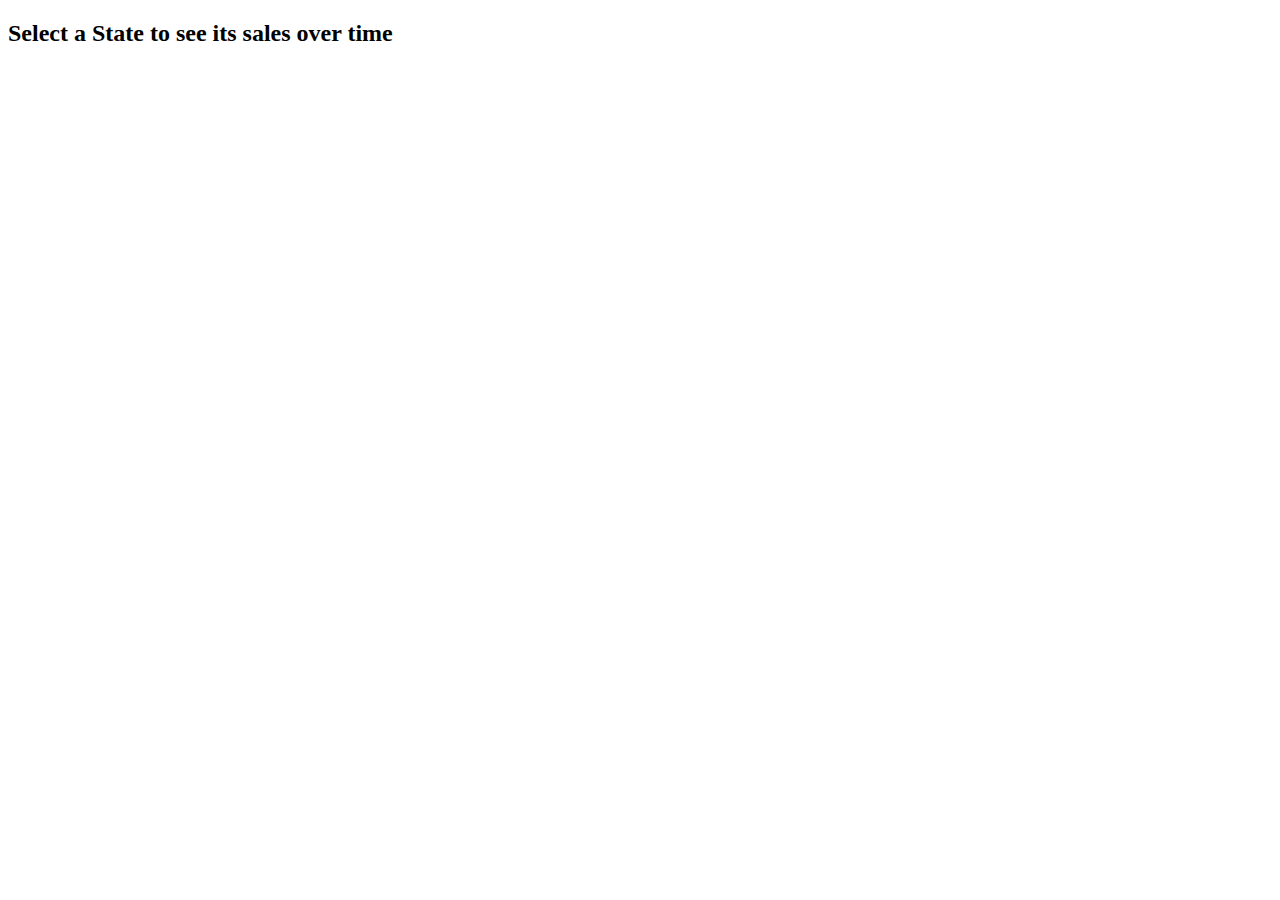
<file: KovnersDemos/(02) VizPopUp/VizPopUp.html>
<!DOCTYPE html>

<html>
	<head>
		<title>Viz Pop Up</title>
		<link href="jquery-ui-1.10.3.custom.min.css" rel="stylesheet" media="screen">
		<script src="jquery-2.0.3.min.js"></script>
		<script type="text/javascript" src="jquery-ui-1.10.3.min.js"></script>
		<script src="http://localhost/javascripts/api/tableau_v8.debug.js"></script>
		<script type="text/javascript" src="VizPopUp.js"></script>
	</head>
	<body>
		<h2> Select a State to see its sales over time </h2>
		<div id="myVizContainer"></div>
		<div id="popUp">
			<div id="popUpVizDiv"></div>
		</div>
	</body>	
</html>
</file>
<file: Never Ending Dashboard/css/default.css>
/* General Demo Style */
@import url(http://fonts.googleapis.com/css?family=Lato:300,400,700);

@font-face {
	font-family: 'codropsicons';
	src:url('../fonts/codropsicons/codropsicons.eot');
	src:url('../fonts/codropsicons/codropsicons.eot?#iefix') format('embedded-opentype'),
		url('../fonts/codropsicons/codropsicons.woff') format('woff'),
		url('../fonts/codropsicons/codropsicons.ttf') format('truetype'),
		url('../fonts/codropsicons/codropsicons.svg#codropsicons') format('svg');
	font-weight: normal;
	font-style: normal;
}

*, *:after, *:before { -webkit-box-sizing: border-box; -moz-box-sizing: border-box; box-sizing: border-box; }
body, html { font-size: 100%; padding: 0; margin: 0;}

/* Clearfix hack by Nicolas Gallagher: http://nicolasgallagher.com/micro-clearfix-hack/ */
.clearfix:before, .clearfix:after { content: " "; display: table; }
.clearfix:after { clear: both; }

body {
	font-family: 'Lato', Calibri, Arial, sans-serif;
	color: #6b7381;
	background: #FFF;
}

a {
	color: #aaa;
	text-decoration: none;
}

a:hover,
a:active {
	color: #333;
}

/* Header Style */
.container > header {
	margin: 0 auto;
	padding: 2em;
}

.container > header {
	text-align: center;
	background: rgba(0,0,0,0.01);
}

.container > header h1 {
	font-size: 2.625em;
	line-height: 1.3;
	margin: 0;
	font-weight: 300;
}

.container > header span {
	display: block;
	font-size: 60%;
	opacity: 0.8;
	padding: 0 0 0.6em 0.1em;
}

/* To Navigation Style */
.codrops-top {
	background: #fff;
	background: rgba(255, 255, 255, 0.8);
	text-transform: uppercase;
	width: 100%;
	font-size: 0.69em;
	line-height: 2.2;
}

.codrops-top a {
	padding: 0 1em;
	letter-spacing: 0.1em;
	color: #6b7381;
	display: inline-block;
}

.codrops-top a:hover {
	color: #424b5a;
	background: rgba(255,255,255,1);
}

.codrops-top span.right {
	float: right;
}

.codrops-top span.right a {
	float: left;
	display: block;
}

.codrops-icon:before {
	font-family: 'codropsicons';
	margin: 0 4px;
	speak: none;
	font-style: normal;
	font-weight: normal;
	font-variant: normal;
	text-transform: none;
	line-height: 1;
	-webkit-font-smoothing: antialiased;
}

.codrops-icon-drop:before {
	content: "\e001";
}

.codrops-icon-prev:before {
	content: "\e004";
}

/* Demo Buttons Style */
.codrops-demos {
	padding-top: 1em;
	font-size: 0.9em;
}

.codrops-demos a {
	display: inline-block;
	margin: 0.5em;
	padding: 0.7em 1.1em;
	border: 3px solid #6b7381;
	color: #6b7381;
	font-weight: 700;
}

.codrops-demos a:hover,
.codrops-demos a.current-demo,
.codrops-demos a.current-demo:hover {
	opacity: 0.6;
}

@media screen and (max-width: 25em) {

	.codrops-icon span {
		display: none;
	}

}
</file>
<file: Never Ending Dashboard/css/component.css>
.grid {
	max-width: 90em;
	list-style: none;
	margin: 30px auto;
	padding: 0;
}

.grid li {
	display: block;
	float: left;
	padding: 7px;
	width: 33%;
	opacity: 0;
}

.grid li.shown,
.no-js .grid li,
.no-cssanimations .grid li {
	opacity: 1;
}

.grid li a,
.grid li img {
	outline: none;
	border: none;
	display: block;
	max-width: 100%;
}

/* Effect 1: opacity */
.grid.effect-1 li.animate {
	-webkit-animation: fadeIn 0.65s ease forwards;
	-moz-animation: fadeIn 0.65s ease forwards;
	animation: fadeIn 0.65s ease forwards;
}

@-webkit-keyframes fadeIn {
	to { opacity: 1; }
}

@-moz-keyframes fadeIn {
	to { opacity: 1; }
}

@keyframes fadeIn {
	to { opacity: 1; }
}

/* Effect 2: Move Up */
.grid.effect-2 li.animate {
	-webkit-transform: translateY(200px);
	-moz-transform: translateY(200px);
	transform: translateY(200px);
	-webkit-animation: moveUp 0.65s ease forwards;
	-moz-animation: moveUp 0.65s ease forwards;
	animation: moveUp 0.65s ease forwards;
}

@-webkit-keyframes moveUp {
	to { -webkit-transform: translateY(0); opacity: 1; }
}

@-moz-keyframes moveUp {
	to { -moz-transform: translateY(0); opacity: 1; }
}

@keyframes moveUp {
	to { transform: translateY(0); opacity: 1; }
}

/* Effect 3: Scale up */
.grid.effect-3 li.animate {
	-webkit-transform: scale(0.6);
	-moz-transform: scale(0.6);
	transform: scale(0.6);
	-webkit-animation: scaleUp 0.65s ease-in-out forwards;
	-moz-animation: scaleUp 0.65s ease-in-out forwards;
	animation: scaleUp 0.65s ease-in-out forwards;
}

@-webkit-keyframes scaleUp {
	to { -webkit-transform: scale(1); opacity: 1; }
}

@-moz-keyframes scaleUp {
	to { -moz-transform: scale(1); opacity: 1; }
}

@keyframes scaleUp {
	to { transform: scale(1); opacity: 1; }
}

/* Effect 4: fall perspective */
.grid.effect-4 {
	-webkit-perspective: 1300px;
	-moz-perspective: 1300px;
	perspective: 1300px;
}

.grid.effect-4 li.animate {
	-webkit-transform-style: preserve-3d;
	-moz-transform-style: preserve-3d;
	transform-style: preserve-3d;
	-webkit-transform: translateZ(400px) translateY(300px) rotateX(-90deg);
	-moz-transform: translateZ(400px) translateY(300px) rotateX(-90deg);
	transform: translateZ(400px) translateY(300px) rotateX(-90deg);
	-webkit-animation: fallPerspective .8s ease-in-out forwards;
	-moz-animation: fallPerspective .8s ease-in-out forwards;
	animation: fallPerspective .8s ease-in-out forwards;
}

@-webkit-keyframes fallPerspective {
	100% { -webkit-transform: translateZ(0px) translateY(0px) rotateX(0deg); opacity: 1; }
}

@-moz-keyframes fallPerspective {
	100% { -moz-transform: translateZ(0px) translateY(0px) rotateX(0deg); opacity: 1; }
}

@keyframes fallPerspective {
	100% { transform: translateZ(0px) translateY(0px) rotateX(0deg); opacity: 1; }
}

/* Effect 5: fly (based on http://lab.hakim.se/scroll-effects/ by @hakimel) */
.grid.effect-5 {
	-webkit-perspective: 1300px;
	-moz-perspective: 1300px;
	perspective: 1300px;
}

.grid.effect-5 li.animate {
	-webkit-transform-style: preserve-3d;
	-moz-transform-style: preserve-3d;
	transform-style: preserve-3d;
	-webkit-transform-origin: 50% 50% -300px;
	-moz-transform-origin: 50% 50% -300px;
	transform-origin: 50% 50% -300px;
	-webkit-transform: rotateX(-180deg);
	-moz-transform: rotateX(-180deg);
	transform: rotateX(-180deg);
	-webkit-animation: fly .8s ease-in-out forwards;
	-moz-animation: fly .8s ease-in-out forwards;
	animation: fly .8s ease-in-out forwards;
}

@-webkit-keyframes fly {
	100% { -webkit-transform: rotateX(0deg); opacity: 1; }
}

@-moz-keyframes fly {
	100% { -moz-transform: rotateX(0deg); opacity: 1; }
}

@keyframes fly {
	100% { transform: rotateX(0deg); opacity: 1; }
}

/* Effect 6: flip (based on http://lab.hakim.se/scroll-effects/ by @hakimel) */
.grid.effect-6 {
	-webkit-perspective: 1300px;
	-moz-perspective: 1300px;
	perspective: 1300px;
}

.grid.effect-6 li.animate {
	-webkit-transform-style: preserve-3d;
	-moz-transform-style: preserve-3d;
	transform-style: preserve-3d;
	-webkit-transform-origin: 0% 0%;
	-moz-transform-origin: 0% 0%;
	transform-origin: 0% 0%;
	-webkit-transform: rotateX(-80deg);
	-moz-transform: rotateX(-80deg);
	transform: rotateX(-80deg);
	-webkit-animation: flip .8s ease-in-out forwards;
	-moz-animation: flip .8s ease-in-out forwards;
	animation: flip .8s ease-in-out forwards;
}

@-webkit-keyframes flip {
	100% { -webkit-transform: rotateX(0deg); opacity: 1; }
}

@-moz-keyframes flip {
	100% { -moz-transform: rotateX(0deg); opacity: 1; }
}

@keyframes flip {
	100% { transform: rotateX(0deg); opacity: 1; }
}

/* Effect 7: helix (based on http://lab.hakim.se/scroll-effects/ by @hakimel) */
.grid.effect-7 {
	-webkit-perspective: 1300px;
	-moz-perspective: 1300px;
	perspective: 1300px;
}

.grid.effect-7 li.animate {
	-webkit-transform-style: preserve-3d;
	-moz-transform-style: preserve-3d;
	transform-style: preserve-3d;
	-webkit-transform: rotateY(-180deg);
	-moz-transform: rotateY(-180deg);
	transform: rotateY(-180deg);
	-webkit-animation: helix .8s ease-in-out forwards;
	-moz-animation: helix .8s ease-in-out forwards;
	animation: helix .8s ease-in-out forwards;
}

@-webkit-keyframes helix {
	100% { -webkit-transform: rotateY(0deg); opacity: 1; }
}

@-moz-keyframes helix {
	100% { -moz-transform: rotateY(0deg); opacity: 1; }
}

@keyframes helix {
	100% { transform: rotateY(0deg); opacity: 1; }
}

/* Effect 8:  */
.grid.effect-8 {
	-webkit-perspective: 1300px;
	-moz-perspective: 1300px;
	perspective: 1300px;
}

.grid.effect-8 li.animate {
	-webkit-transform-style: preserve-3d;
	-moz-transform-style: preserve-3d;
	transform-style: preserve-3d;
	-webkit-transform: scale(0.4);
	-moz-transform: scale(0.4);
	transform: scale(0.4);
	-webkit-animation: popUp .8s ease-in forwards;
	-moz-animation: popUp .8s ease-in forwards;
	animation: popUp .8s ease-in forwards;
}

@-webkit-keyframes popUp {
	70% { -webkit-transform: scale(1.1); opacity: .8; -webkit-animation-timing-function: ease-out; }
	100% { -webkit-transform: scale(1); opacity: 1; }
}

@-moz-keyframes popUp {
	70% { -moz-transform: scale(1.1); opacity: .8; -moz-animation-timing-function: ease-out; }
	100% { -moz-transform: scale(1); opacity: 1; }
}

@keyframes popUp {
	70% { transform: scale(1.1); opacity: .8; animation-timing-function: ease-out; }
	100% { transform: scale(1); opacity: 1; }
}

@media screen and (max-width: 900px) {
	.grid li {
		width: 50%;
	}
}

@media screen and (max-width: 400px) {
	.grid li {
		width: 100%;
	}
}
</file>
<file: KovnersDemos/(01) NewsArticle/NewsArticle.css>
div#myVizContainer {
  float: right;
  border: 2px;
  padding: 3px;
}

body {
	width: 780px;
	margin: 0 auto;
	font-family: Georgia, Times, serif;
}

a:link {
	color: blue; 
	text-decoration: underline; 
}
a:visited {
	color: blue; 
	text-decoration: underline; 
}
a:hover {
	color: blue; 
	text-decoration: none; 
}
a:active {
	color: red; 
} 

#title p, #title h2 {
	text-align: center;
}

/*font-family: arial, helvetica, sans-serif;*/
/*font-family: Georgia, Times, serif;*/
</file>
<file: KovnersDemos/(01) NewsArticle/NewsArticlePg2.css>
div#myVizContainer {
	position: relative;
	/*left: 50px;*/
	padding: 0 30px;
}

#fixed {
	top: 0;
  position: fixed;
  border: 2px;
  padding: 3px;
  margin: 0 auto;
  width: 780px;
  background-color: #ffffff;

 }

body {
	width: 780px;
	margin: 0 auto;
	font-family: Georgia, Times, serif;
}

#content {
	padding-top: 400px;
	width: 780px;
}

a:link {
	color: blue; 
	text-decoration: underline; 
}
a:visited {
	color: blue; 
	text-decoration: underline; 
}
a:hover {
	color: blue; 
	text-decoration: none; 
}
a:active {
	color: red; 
} 

#title p, #title h2 {
	text-align: center;
}

/*font-family: arial, helvetica, sans-serif;*/
/*font-family: Georgia, Times, serif;*/
</file>
